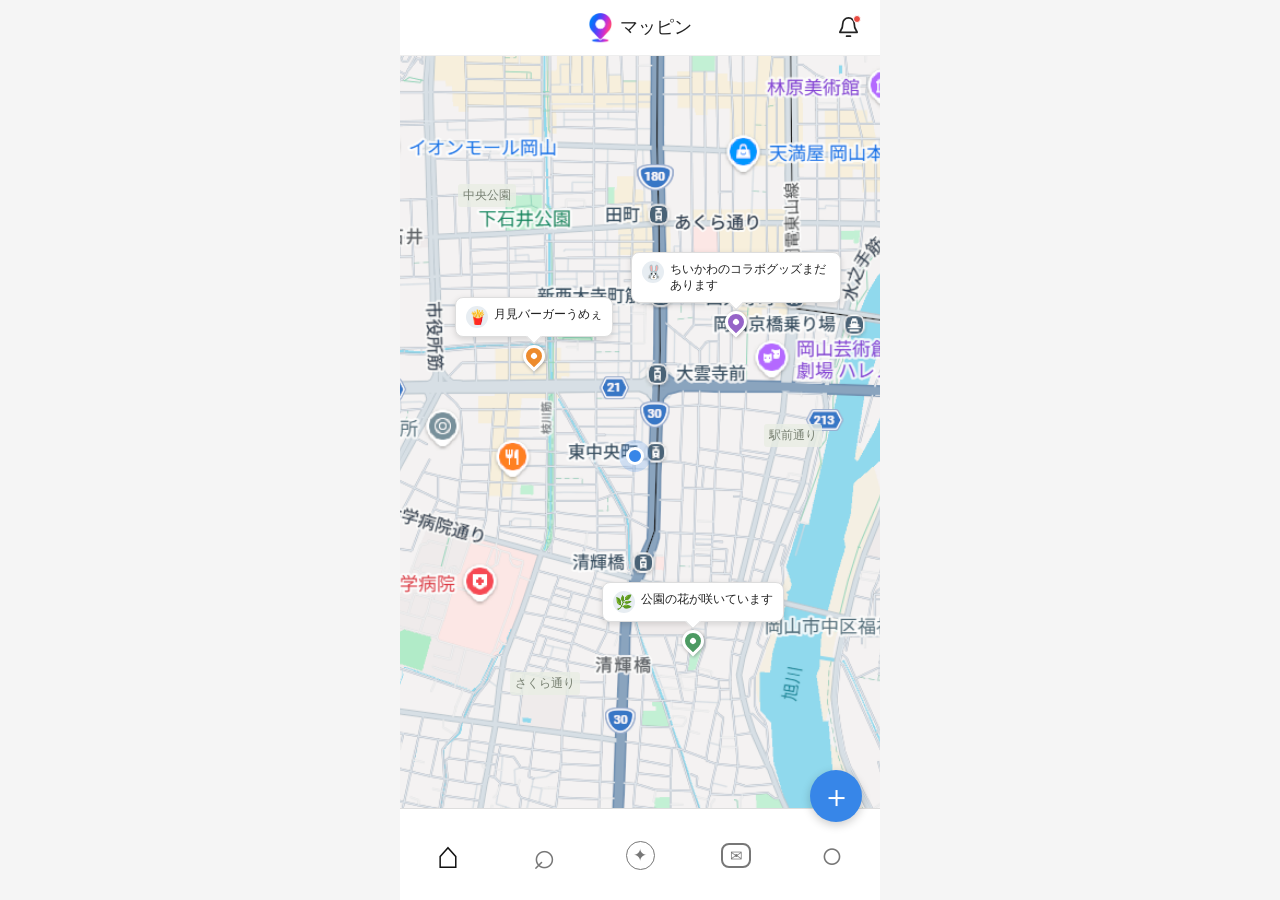
<file: index.html>
<!doctype html>
<html lang="ja">
<head>
  <meta charset="utf-8">
  <meta name="viewport" content="width=device-width, initial-scale=1">
  <meta name="theme-color" content="#ffffff" media="(prefers-color-scheme: light)">
  <meta name="theme-color" content="#121212" media="(prefers-color-scheme: dark)">
  <title>mappin - ホーム</title>
  <link rel="manifest" href="manifest.webmanifest">
  <link rel="apple-touch-icon" href="app-icon-180.png">
  <link rel="stylesheet" href="style.css">
  <script src="pwa.js" defer></script>
  <script src="app.js" defer></script>
  <script src="feed.js" defer></script>
</head>
<body data-page="home">
  <div class="app">
    <header class="app-header">
      <div class="app-brand">
        <img class="app-logo" src="logo.png" alt="">
        <span class="app-brand-name">マッピン</span>
      </div>
      <button class="notification-button" id="notification-button" type="button" aria-label="通知" aria-expanded="false">
        <svg aria-hidden="true" viewBox="0 0 24 24" fill="none" stroke="currentColor" stroke-width="1.8" stroke-linecap="round" stroke-linejoin="round">
          <path d="M18 8a6 6 0 0 0-12 0c0 7-3 7-3 9h18c0-2-3-2-3-9M10 21h4" />
        </svg>
        <span class="notification-dot" aria-hidden="true"></span>
      </button>
      <div class="notification-panel" id="notification-panel" hidden>
        <strong>通知</strong>
        <p><span>♡</span> あなたの投稿にいいねがありました</p>
        <p><span>＋</span> 新しいおすすめ投稿があります</p>
      </div>
    </header>
    <main>
      <div class="map" id="map" role="region" aria-label="投稿ピンと現在地を表示したマップ">
        <span class="map-label" style="left: 12%; top: 17%">中央公園</span>
        <span class="map-label" style="right: 12%; top: 49%">駅前通り</span>
        <span class="map-label" style="left: 23%; bottom: 15%">さくら通り</span>
        <div class="map-post map-post--orange" data-post-id="moon-burger" data-location-id="station" data-area-id="station-district" data-area-name="駅前エリア" data-location-name="駅前エリア" data-place-id="moon-burger-shop" data-place-name="駅前のハンバーガー店" data-category="food" data-author="たべもの好き" data-avatar="🍟" data-icon="🍔" data-photo="🍔" data-likes="10" style="left: 28%; top: 32%">
          <button class="comment-bubble" type="button"><span class="comment-avatar" aria-hidden="true">🍟</span><span>月見バーガーうめぇ</span></button>
          <span class="pin" title="月見バーガーうめぇ"></span>
        </div>
        <div class="map-post map-post--purple" data-post-id="chiikawa-goods" data-location-id="shopping" data-area-id="station-district" data-area-name="駅前エリア" data-location-name="駅前ショッピングエリア" data-category="shopping" data-author="ちいかわ情報局" data-avatar="🐰" data-icon="🛍️" data-photo="🛍️" data-likes="24" style="left: 70%; top: 26%">
          <button class="comment-bubble" type="button"><span class="comment-avatar" aria-hidden="true">🐰</span><span>ちいかわのコラボグッズまだあります</span></button>
          <span class="pin" title="ちいかわのコラボグッズまだあります"></span>
        </div>
        <div class="map-post map-post--green" data-post-id="park-flowers" data-location-id="park" data-area-id="central-park" data-area-name="中央公園" data-location-name="中央公園" data-category="nature" data-author="さんぽ日和" data-avatar="🌿" data-icon="🌸" data-likes="8" style="left: 61%; top: 70%">
          <button class="comment-bubble" type="button"><span class="comment-avatar" aria-hidden="true">🌿</span><span>公園の花が咲いています</span></button>
          <span class="pin" title="公園の花が咲いています"></span>
        </div>
        <span class="pin current" style="left: 47%; top: 52%" title="現在地"></span>
      </div>
    </main>
    <nav aria-label="メインナビゲーション">
      <a href="index.html" aria-label="ホーム" aria-current="page"><span aria-hidden="true">⌂</span></a>
      <a href="inspect.html" aria-label="検査"><span aria-hidden="true">⌕</span></a>
      <a href="ai.html" aria-label="AIと相談"><span class="ai-tab-icon" aria-hidden="true">✦</span></a>
      <a href="dm.html" aria-label="DM"><span class="dm-tab-icon" aria-hidden="true">✉</span></a>
      <a href="account.html" aria-label="アカウント"><span aria-hidden="true">○</span></a>
    </nav>
    <a class="post-float-button" href="post.html" aria-label="投稿を作成">＋</a>
  </div>
  <section class="post-overlay" id="post-overlay" role="dialog" aria-modal="true" aria-label="場所の投稿フィード" hidden>
    <article class="post-feed-dialog">
      <header class="post-feed-header">
        <button class="feed-back-button" id="feed-back" type="button" disabled>＜ 戻る</button>
        <div class="post-feed-heading">
          <strong id="feed-title">このエリアの投稿</strong>
        </div>
        <button class="close-button" id="close-overlay" type="button" aria-label="閉じる">×</button>
      </header>
      <div class="post-feed-scroll" id="feed-scroll">
        <div class="post-feed-list" id="feed-posts"></div>
        <p class="feed-loader" id="feed-loader" aria-live="polite">スクロールして投稿を読み込む</p>
      </div>
    </article>
  </section>
</body>
</html>
</file>
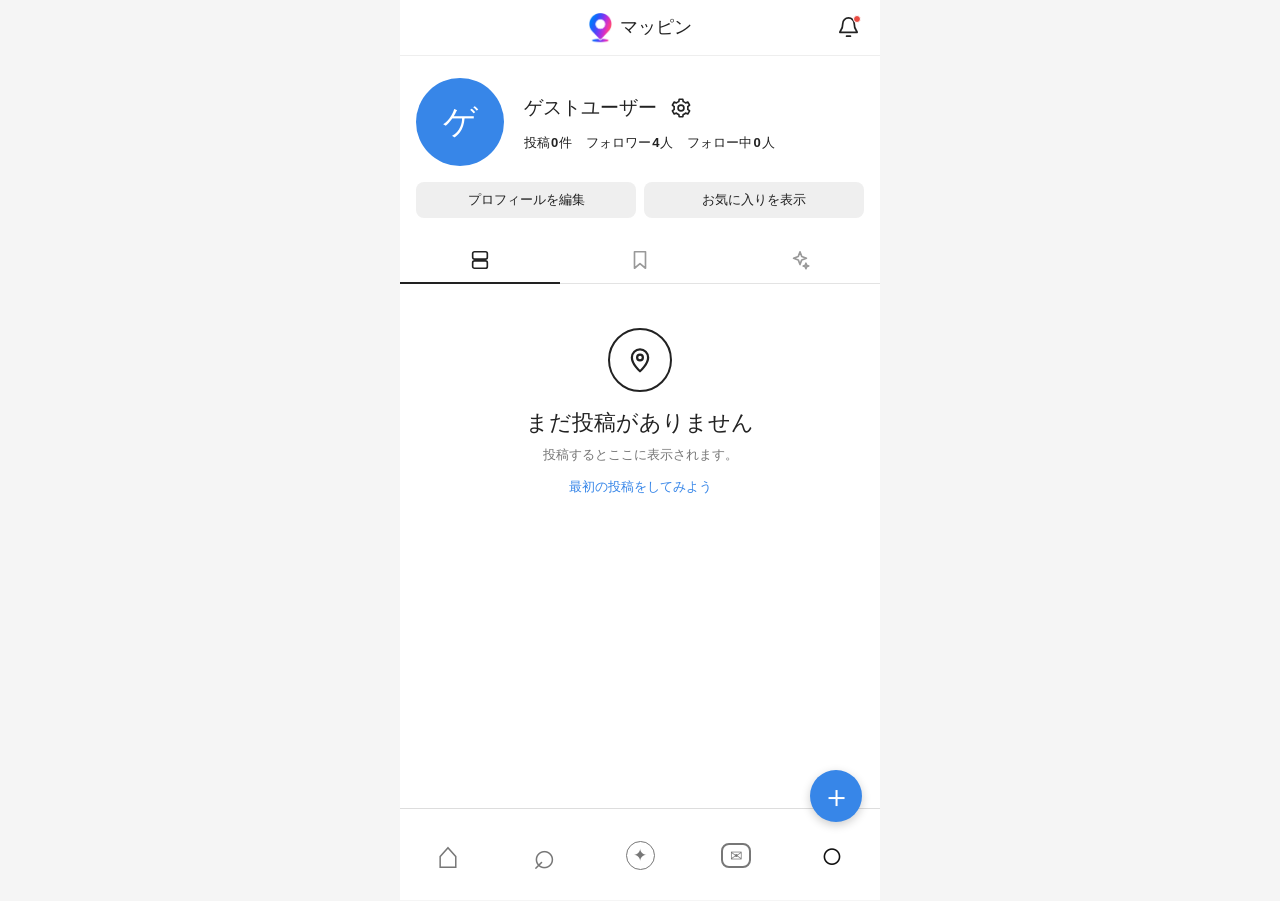
<file: account.html>
<!doctype html>
<html lang="ja">
<head>
  <meta charset="utf-8">
  <meta name="viewport" content="width=device-width, initial-scale=1">
  <meta name="theme-color" content="#ffffff" media="(prefers-color-scheme: light)">
  <meta name="theme-color" content="#121212" media="(prefers-color-scheme: dark)">
  <title>mappin - アカウント</title>
  <link rel="manifest" href="manifest.webmanifest">
  <link rel="apple-touch-icon" href="app-icon-180.png">
  <link rel="stylesheet" href="style.css">
  <script src="pwa.js" defer></script>
  <link rel="stylesheet" href="profile.css">
  <script src="profile.js"></script>
</head>
<body data-page="account">
  <div class="app">
    <header class="app-header">
      <div class="app-brand">
        <img class="app-logo" src="logo.png" alt="">
        <span class="app-brand-name">マッピン</span>
      </div>
      <button class="notification-button" id="notification-button" type="button" aria-label="通知" aria-expanded="false">
        <svg aria-hidden="true" viewBox="0 0 24 24" fill="none" stroke="currentColor" stroke-width="1.8" stroke-linecap="round" stroke-linejoin="round">
          <path d="M18 8a6 6 0 0 0-12 0c0 7-3 7-3 9h18c0-2-3-2-3-9M10 21h4" />
        </svg>
        <span class="notification-dot" aria-hidden="true"></span>
      </button>
      <div class="notification-panel" id="notification-panel" hidden>
        <strong>通知</strong>
        <p><span>♡</span> あなたの投稿にいいねがありました</p>
        <p><span>＋</span> 新しいおすすめ投稿があります</p>
      </div>
    </header>
    <main class="ig-profile">
      <!-- プロフィール（accounts テーブル） -->
      <section class="ig-head" aria-label="プロフィール">
        <div class="ig-avatar-wrap">
          <span id="profileAvatar" class="avatar profile-avatar ig-avatar" aria-hidden="true">A</span>
        </div>
        <div class="ig-info">
          <div class="ig-name-row">
            <h1 id="profileName" class="ig-name">ゲストユーザー</h1>
            <button id="settingsButton" class="ig-icon-button" type="button" aria-label="設定">
              <svg viewBox="0 0 24 24" aria-hidden="true"><circle cx="12" cy="12" r="3.2"/><path d="M19.4 13.5a7.6 7.6 0 0 0 0-3l2-1.6-2-3.4-2.4 1a7.4 7.4 0 0 0-2.6-1.5L14 2.5h-4l-.4 2.5A7.4 7.4 0 0 0 7 6.5l-2.4-1-2 3.4 2 1.6a7.6 7.6 0 0 0 0 3l-2 1.6 2 3.4 2.4-1a7.4 7.4 0 0 0 2.6 1.5l.4 2.5h4l.4-2.5a7.4 7.4 0 0 0 2.6-1.5l2.4 1 2-3.4z"/></svg>
            </button>
          </div>
          <div class="ig-stats">
            <a href="#myPosts">投稿<strong id="postCount">0</strong>件</a>
            <a href="follow.html?tab=followers">フォロワー<strong id="followerCount">0</strong>人</a>
            <a href="follow.html?tab=following">フォロー中<strong id="followingCount">0</strong>人</a>
          </div>
        </div>
      </section>
      <p id="profileBio" class="ig-bio"></p>
      <p id="profileEmail" class="profile-email"></p>

      <div class="ig-actions">
        <a class="button-link" name="btn_edit_profile" href="account_edit.html">プロフィールを編集</a>
        <a class="button-link" href="favorites.html">お気に入りを表示</a>
      </div>

      <!-- タブ：投稿 / お気に入り / AI相談履歴 -->
      <div class="ig-tabs" role="tablist" aria-label="アカウントの表示切り替え">
        <button class="ig-tab" id="tabPosts" name="tab_posts" type="button" role="tab" aria-selected="true" aria-controls="myPosts" aria-label="投稿">
          <svg viewBox="0 0 24 24" aria-hidden="true"><rect x="4" y="3" width="16" height="8" rx="2"/><rect x="4" y="13" width="16" height="8" rx="2"/></svg>
        </button>
        <a class="ig-tab" name="tab_favorites" href="favorites.html" role="tab" aria-selected="false" aria-label="お気に入り">
          <svg viewBox="0 0 24 24" aria-hidden="true"><path d="M6 3h12v18l-6-5-6 5z"/></svg>
        </a>
        <button class="ig-tab" id="tabAi" name="tab_ai_logs" type="button" role="tab" aria-selected="false" aria-controls="aiLogs" aria-label="AI相談履歴">
          <svg viewBox="0 0 24 24" aria-hidden="true"><path d="M12 3l1.9 5.1L19 10l-5.1 1.9L12 17l-1.9-5.1L5 10l5.1-1.9zM18.5 15.5l.8 2.2 2.2.8-2.2.8-.8 2.2-.8-2.2-2.2-.8 2.2-.8z"/></svg>
        </button>
      </div>
      <section id="myPosts" role="tabpanel" aria-labelledby="tabPosts">
        <div id="postGrid" class="post-feed-list my-post-list"></div>
      </section>
      <section id="aiLogs" role="tabpanel" aria-labelledby="tabAi" hidden>
        <div class="ig-empty">
          <span class="ig-empty-icon" aria-hidden="true"><svg viewBox="0 0 24 24"><path d="M12 3l1.9 5.1L19 10l-5.1 1.9L12 17l-1.9-5.1L5 10l5.1-1.9z"/></svg></span>
          <h2>AIに相談してみよう</h2>
          <p>相談した内容はここに表示されます。</p>
          <a href="ai.html">AIに相談する</a>
        </div>
      </section>
    </main>
    <!-- 設定メニュー（歯車ボタン） -->
    <div id="settingsSheet" class="confirm-overlay ig-sheet-overlay" role="presentation">
      <div class="ig-sheet" role="dialog" aria-modal="true" aria-label="設定">
        <a href="account_edit.html">プロフィールを編集</a>
        <a href="favorites.html">お気に入り</a>
        <a href="follow.html?tab=following">フォロー・フォロワー</a>
        <button id="logoutButton" class="ig-sheet-danger" type="button">ログアウト</button>
        <button id="closeSettings" type="button">キャンセル</button>
      </div>
    </div>
    <div id="logoutConfirm" class="confirm-overlay" role="presentation">
      <div class="confirm-dialog" role="dialog" aria-modal="true" aria-labelledby="confirmTitle">
        <h2 id="confirmTitle">本当にログアウトしますか？</h2>
        <div class="confirm-actions">
          <button id="cancelLogout" class="confirm-no" type="button">いいえ</button>
          <button id="confirmLogout" class="confirm-yes" type="button">はい</button>
        </div>
      </div>
    </div>
    <div id="profileToast" class="profile-toast" role="status" aria-live="polite"></div>
    <nav aria-label="メインナビゲーション">
      <a href="index.html" aria-label="ホーム"><span aria-hidden="true">⌂</span></a>
      <a href="inspect.html" aria-label="検査"><span aria-hidden="true">⌕</span></a>
      <a href="ai.html" aria-label="AIと相談"><span class="ai-tab-icon" aria-hidden="true">✦</span></a>
      <a href="dm.html" aria-label="DM"><span class="dm-tab-icon" aria-hidden="true">✉</span></a>
      <a href="account.html" aria-label="アカウント" aria-current="page"><span aria-hidden="true">○</span></a>
    </nav>
    <a class="post-float-button" href="post.html" aria-label="投稿を作成">＋</a>
  </div>
  <script>
    // プロフィールを表示
    const profile = readProfile();
    const profileAvatar = document.querySelector('#profileAvatar');
    if (profile.icon) {
      profileAvatar.replaceChildren(createAvatar(profile.icon, '').firstChild);
    } else {
      profileAvatar.textContent = [...profile.name][0] || 'A';
    }
    document.querySelector('#profileName').textContent = profile.name;
    document.querySelector('#profileEmail').textContent = profile.email;
    document.querySelector('#profileBio').textContent = profile.profileText;

    // 自分の投稿をインスタのように3列で並べる
    const myPosts = readMyPosts();
    document.querySelector('#postCount').textContent = myPosts.length;
    document.querySelector('#followingCount').textContent = readFollowingList().length;
    document.querySelector('#followerCount').textContent = sampleFollowers.length;

    // 自分の投稿を、マップの投稿カードと同じ形で新しい順に並べる
    const postGrid = document.querySelector('#postGrid');
    const engagement = readEngagementMap();
    if (myPosts.length === 0) {
      postGrid.outerHTML = '<div class="ig-empty"><span class="ig-empty-icon" aria-hidden="true"><svg viewBox="0 0 24 24"><path d="M12 21s-6.5-5.6-6.5-11a6.5 6.5 0 0 1 13 0c0 5.4-6.5 11-6.5 11z"/><circle cx="12" cy="10" r="2.3"/></svg></span><h2>まだ投稿がありません</h2><p>投稿するとここに表示されます。</p><a href="post.html">最初の投稿をしてみよう</a></div>';
    } else {
      [...myPosts].sort((a, b) => Number(b.createdAt || 0) - Number(a.createdAt || 0)).forEach((post) => {
        const item = document.createElement('article');
        item.className = 'feed-post';

        const header = document.createElement('div');
        header.className = 'feed-post-header';
        const identity = document.createElement('div');
        identity.className = 'feed-post-identity';
        const author = document.createElement('strong');
        author.textContent = profile.name;
        const place = document.createElement('span');
        place.textContent = post.locationEnabled ? (post.locationName || '現在地周辺') : '位置情報なし';
        identity.append(author, place);
        const edit = document.createElement('a');
        edit.className = 'feed-follow my-post-edit';
        edit.href = `post_edit.html?id=${encodeURIComponent(post.id)}`;
        edit.textContent = '編集';
        header.append(createAvatar(profile.icon || [...profile.name][0]), identity, edit);

        const text = document.createElement('p');
        text.className = 'feed-post-text';
        text.textContent = post.text;
        item.append(header, text);

        if (post.photo) {
          const photo = document.createElement('div');
          photo.className = 'feed-post-photo';
          photo.setAttribute('role', 'img');
          photo.setAttribute('aria-label', '投稿写真');
          if (post.photo.startsWith('data:')) {
            const img = document.createElement('img');
            img.src = post.photo;
            img.alt = '';
            photo.append(img);
          } else {
            photo.textContent = post.photo;
          }
          item.append(photo);
        }

        const state = engagement[post.id] || {};
        const actions = document.createElement('div');
        actions.className = 'feed-post-actions';
        actions.style.borderBottom = '0';
        actions.innerHTML = `
          <button type="button" aria-label="コメント" disabled><span aria-hidden="true">▢</span><span>${(post.comments || []).length}</span></button>
          <button type="button" aria-label="いいね" disabled><span aria-hidden="true">♡</span><span>${Number(post.likes || 0) + (state.liked ? 1 : 0)}</span></button>
          <button type="button" aria-label="保存" class="${state.bookmarked ? 'is-active' : ''}" data-feed-action="bookmark" disabled><span aria-hidden="true">♧</span></button>
          <time>${profileTime(post.createdAt)}${post.editedAt ? '（編集済み）' : ''}</time>`;
        item.append(actions);
        postGrid.append(item);
      });
    }

    // タブ切り替え（お気に入りは別画面へ移動する）
    const tabs = { tabPosts: document.querySelector('#myPosts'), tabAi: document.querySelector('#aiLogs') };
    Object.keys(tabs).forEach((id) => {
      document.querySelector(`#${id}`).addEventListener('click', () => {
        Object.entries(tabs).forEach(([tabId, panel]) => {
          const selected = tabId === id;
          document.querySelector(`#${tabId}`).setAttribute('aria-selected', String(selected));
          panel.hidden = !selected;
        });
      });
    });

    showPendingToast();

    // ログアウト確認
    const logoutButton = document.querySelector('#logoutButton');
    const logoutConfirm = document.querySelector('#logoutConfirm');
    const cancelLogout = document.querySelector('#cancelLogout');
    const confirmLogout = document.querySelector('#confirmLogout');

    const settingsSheet = document.querySelector('#settingsSheet');
    document.querySelector('#settingsButton').addEventListener('click', () => settingsSheet.classList.add('visible'));
    document.querySelector('#closeSettings').addEventListener('click', () => settingsSheet.classList.remove('visible'));
    settingsSheet.addEventListener('click', (event) => {
      if (event.target === settingsSheet) settingsSheet.classList.remove('visible');
    });

    logoutButton.addEventListener('click', () => {
      settingsSheet.classList.remove('visible');
      logoutConfirm.classList.add('visible');
      confirmLogout.focus();
    });

    cancelLogout.addEventListener('click', () => {
      logoutConfirm.classList.remove('visible');
      logoutButton.focus();
    });

    confirmLogout.addEventListener('click', () => {
      logoutConfirm.classList.remove('visible');
      logoutButton.textContent = 'ログアウトしています...';
      setTimeout(() => { window.location.href = 'logout.html'; }, 500);
    });
  </script>
</body>
</html>
</file>
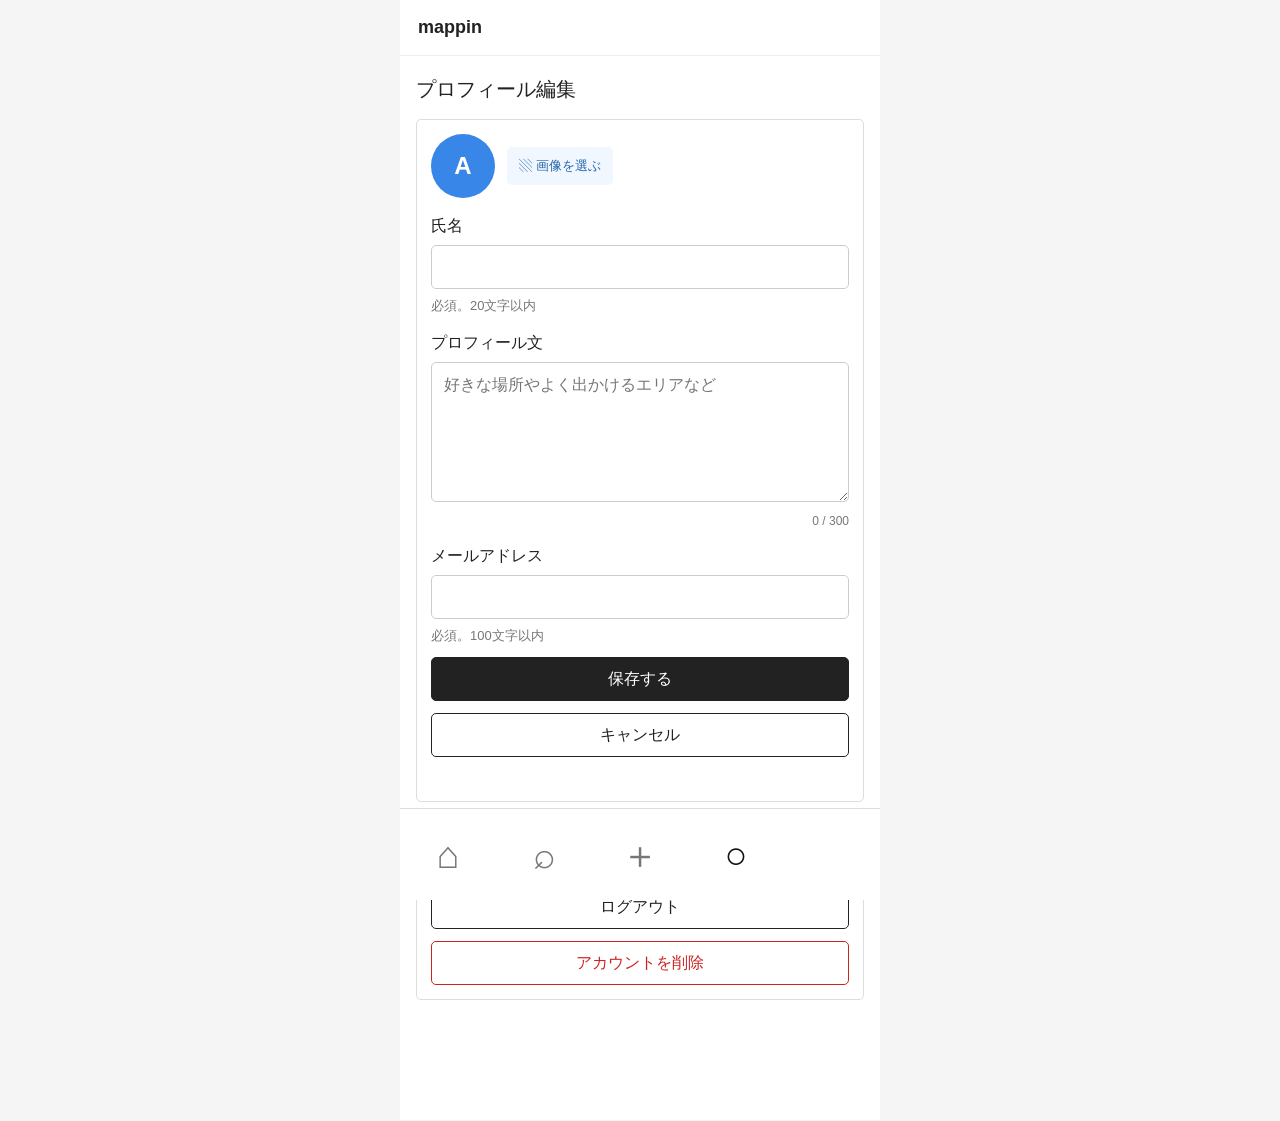
<file: account_edit.html>
<!doctype html>
<html lang="ja">
<head>
  <meta charset="utf-8">
  <meta name="viewport" content="width=device-width, initial-scale=1">
  <title>mappin - プロフィール編集</title>
  <link rel="stylesheet" href="style.css">
  <style>
    /* post.html と同じ見た目の部品（style.css は変更しない） */
    .profile-row { display: flex; gap: 12px; align-items: center; }
    .avatar { display: grid; flex: 0 0 64px; width: 64px; height: 64px; place-items: center; overflow: hidden; border-radius: 50%; color: #fff; background: #3786e8; font-size: 24px; font-weight: 700; }
    .avatar img { width: 100%; height: 100%; object-fit: cover; }
    .tool-button { display: inline-flex; align-items: center; min-height: 38px; padding: 0 12px; border: 0; border-radius: 5px; color: #2868ae; background: #f1f7ff; font-size: 13px; cursor: pointer; }
    .tool-button input { display: none; }
    .text-input { width: 100%; min-height: 44px; padding: 0 12px; border: 1px solid #ccc; border-radius: 5px; font: inherit; }
    .counter { margin: 4px 0 0; color: #777; font-size: 12px; text-align: right; }
    .counter.warning { color: #b66a00; }
    .danger { border-color: #c22; color: #c22; }
    .toast { min-height: 20px; margin: 10px 0 0; color: #38804a; font-size: 13px; }
  </style>
</head>
<body data-page="account">
  <div class="app">
    <header>mappin</header>
    <main>
      <h1 class="page-title">プロフィール編集</h1>

      <form class="card" id="profileForm" aria-label="プロフィール編集フォーム">
        <!-- アイコン（accounts.icon） -->
        <div class="profile-row">
          <div class="avatar" id="avatar" aria-hidden="true">A</div>
          <label class="tool-button">
            ▧ 画像を選ぶ
            <input id="iconInput" name="icon" type="file" accept="image/*">
          </label>
        </div>

        <!-- 氏名（accounts.name / varchar 20 / 必須） -->
        <label class="field-label" for="name">氏名</label>
        <input class="text-input" id="name" name="name" type="text" maxlength="20" required>
        <p class="muted">必須。20文字以内</p>

        <!-- プロフィール文（accounts.profile_text / text 300） -->
        <label class="field-label" for="profileText">プロフィール文</label>
        <textarea id="profileText" name="profile_text" maxlength="300" placeholder="好きな場所やよく出かけるエリアなど"></textarea>
        <p class="counter" id="counter">0 / 300</p>

        <!-- メールアドレス（accounts.email / varchar 100 / 必須） -->
        <label class="field-label" for="email">メールアドレス</label>
        <input class="text-input" id="email" name="email" type="email" maxlength="100" required>
        <p class="muted">必須。100文字以内</p>

        <button class="primary wide" type="submit">保存する</button>
        <a class="secondary wide button-link" href="account.html">キャンセル</a>
        <div class="toast" id="toast" role="status" aria-live="polite"></div>
      </form>

      <div class="card">
        <a class="secondary wide button-link" href="#" style="margin-top: 0">パスワードを変更</a>
        <a class="secondary wide button-link" href="#">ログアウト</a>
        <a class="secondary wide button-link danger" href="#">アカウントを削除</a>
      </div>
    </main>
    <nav aria-label="メインナビゲーション">
      <a href="index.html" aria-label="ホーム"><span aria-hidden="true">⌂</span></a>
      <a href="inspect.html" aria-label="検査"><span aria-hidden="true">⌕</span></a>
      <a href="post.html" aria-label="投稿"><span aria-hidden="true">＋</span></a>
      <a href="account.html" aria-label="アカウント" aria-current="page"><span aria-hidden="true">○</span></a>
    </nav>
  </div>

  <script>
    const profileKey = 'mappin-profile';
    const form = document.querySelector('#profileForm');
    const nameInput = document.querySelector('#name');
    const emailInput = document.querySelector('#email');
    const textInput = document.querySelector('#profileText');
    const counter = document.querySelector('#counter');
    const avatar = document.querySelector('#avatar');
    let icon = '';

    function showIcon(src) {
      const img = document.createElement('img');
      img.src = src;
      img.alt = '';
      avatar.replaceChildren(img);
    }

    function updateCounter() {
      const length = [...textInput.value].length;
      counter.textContent = `${length} / 300`;
      counter.className = `counter${length > 270 ? ' warning' : ''}`;
    }

    // 保存済みの内容を入力欄に入れる
    const saved = JSON.parse(localStorage.getItem(profileKey) || 'null');
    if (saved) {
      nameInput.value = saved.name || '';
      emailInput.value = saved.email || '';
      textInput.value = saved.profile_text || '';
      if (saved.icon) { icon = saved.icon; showIcon(icon); }
    }
    updateCounter();
    textInput.addEventListener('input', updateCounter);

    // 選んだアイコン画像をその場で表示
    document.querySelector('#iconInput').addEventListener('change', (event) => {
      const file = event.target.files[0];
      if (!file) return;
      const reader = new FileReader();
      reader.onload = () => { icon = reader.result; showIcon(icon); };
      reader.readAsDataURL(file);
    });

    // 保存してアカウント画面に戻る
    form.addEventListener('submit', (event) => {
      event.preventDefault();
      if (!form.reportValidity()) return;
      localStorage.setItem(profileKey, JSON.stringify({
        name: nameInput.value.trim(),
        email: emailInput.value.trim(),
        profile_text: textInput.value,
        icon
      }));
      document.querySelector('#toast').textContent = '保存しました';
      setTimeout(() => { window.location.href = 'account.html'; }, 600);
    });
  </script>
</body>
</html>
</file>
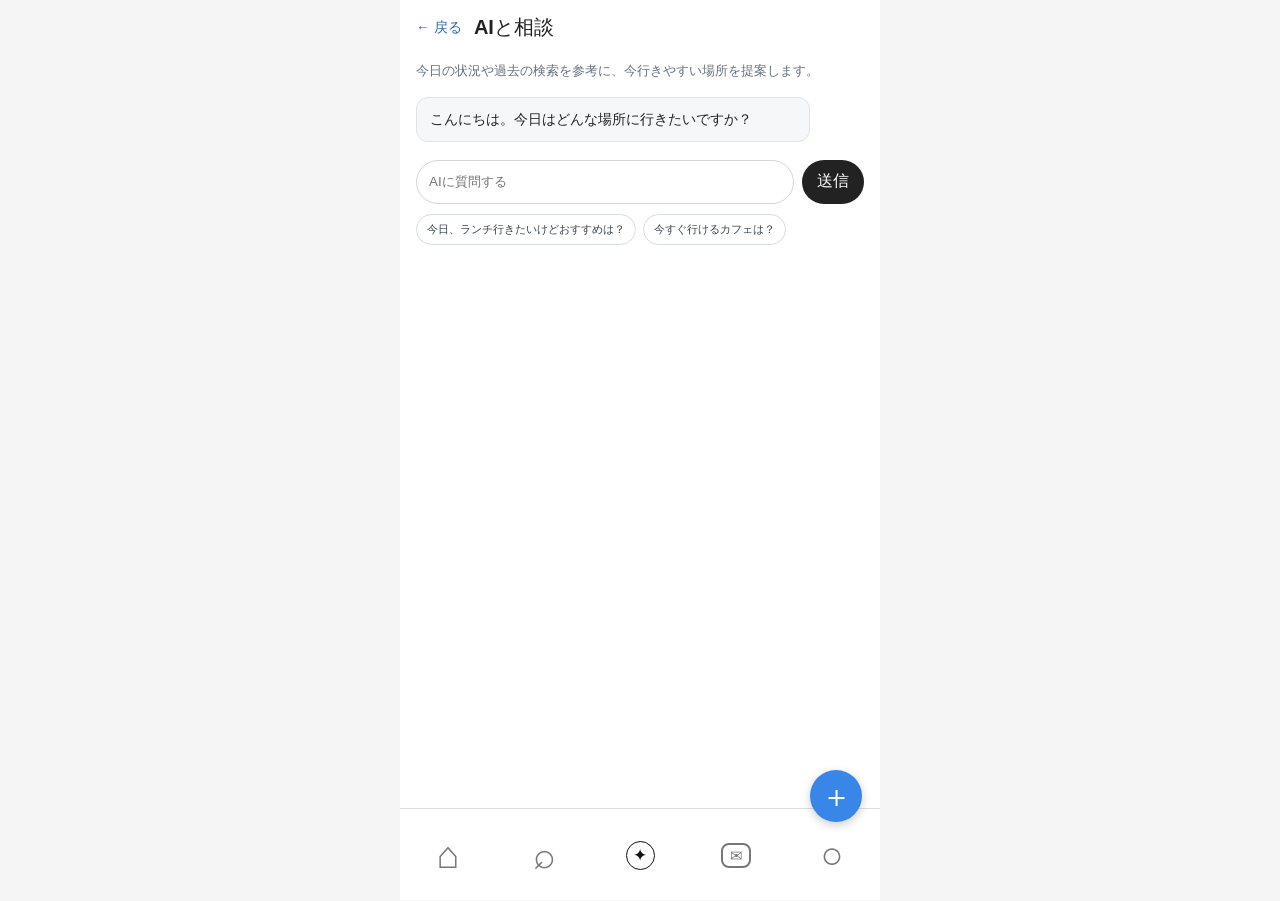
<file: ai.html>
<!doctype html>
<html lang="ja">
<head>
  <meta charset="utf-8">
  <meta name="viewport" content="width=device-width, initial-scale=1">
  <title>mappin - AIと相談</title>
  <link rel="stylesheet" href="style.css">
  <style>
    .ai-main { padding: 14px 16px 24px; }
    .ai-header { display: flex; align-items: center; gap: 12px; margin-bottom: 20px; }
    .back-link { color: #2868ae; font-size: 14px; text-decoration: none; }
    .ai-header h1 { margin: 0; font-size: 20px; }
    .chat-intro { margin: 0 0 16px; color: #68717c; font-size: 13px; line-height: 1.5; }
    .chat-message { max-width: 88%; margin-bottom: 12px; padding: 11px 13px; border-radius: 12px; font-size: 14px; line-height: 1.5; }
    .chat-message--ai { border: 1px solid #e0e3e7; background: #f5f7f9; }
    .chat-message--user { margin-left: auto; color: #fff; background: #3786e8; }
    .question-form { display: flex; gap: 8px; margin-top: 18px; }
    .question-input { flex: 1; min-width: 0; min-height: 44px; padding: 0 12px; border: 1px solid #d2d6da; border-radius: 22px; outline: 0; }
    .question-input:focus { border-color: #3786e8; box-shadow: 0 0 0 3px #3786e822; }
    .question-submit { width: 62px; border: 0; border-radius: 22px; color: #fff; background: #222; font-weight: 700; }
    .quick-questions { display: flex; flex-wrap: wrap; gap: 7px; margin-top: 10px; }
    .quick-question { padding: 7px 10px; border: 1px solid #d7dce2; border-radius: 16px; color: #39434d; background: #fff; font-size: 11px; }
    .answer { display: none; margin-top: 16px; }
    .answer.visible { display: block; }
    .answer h2 { margin: 0 0 8px; font-size: 16px; }
    .place-card { overflow: hidden; border: 1px solid #d9e0e7; border-radius: 10px; background: #fff; }
    .place-map { position: relative; height: 150px; border-bottom: 1px solid #d9e0e7; background-color: #e8efe5; background-image: linear-gradient(28deg, transparent 46%, #fff 47%, #fff 52%, transparent 53%), linear-gradient(110deg, transparent 43%, #d2dfcc 44%, #d2dfcc 49%, transparent 50%), linear-gradient(0deg, transparent 65%, #d2dfcc 66%, #d2dfcc 72%, transparent 73%); background-size: 150px 120px, 180px 140px, 100% 100%; cursor: pointer; }
    .place-map::before { content: ""; position: absolute; left: 54%; top: 40%; width: 24px; height: 24px; border: 3px solid #fff; border-radius: 50% 50% 50% 0; background: #e94b42; box-shadow: 0 1px 4px #0005; transform: rotate(-45deg); }
    .place-map::after { content: "地図をタップしてナビ開始"; position: absolute; right: 10px; bottom: 10px; padding: 5px 8px; border-radius: 5px; color: #fff; background: #222c; font-size: 11px; }
    .place-info { padding: 12px; }
    .place-info h3 { margin: 0; font-size: 16px; }
    .place-info p { margin: 6px 0 0; color: #505b66; font-size: 13px; line-height: 1.5; }
    .wait-time { color: #27723a; font-weight: 700; }
    .navigation-status { display: none; margin-top: 10px; padding: 10px; border-radius: 6px; color: #27723a; background: #f1fbf3; font-size: 13px; font-weight: 700; }
    .navigation-status.visible { display: block; }
  </style>
</head>
<body>
  <div class="app">
    <main class="ai-main">
      <div class="ai-header">
        <a class="back-link" href="inspect.html">← 戻る</a>
        <h1>AIと相談</h1>
      </div>
      <p class="chat-intro">今日の状況や過去の検索を参考に、今行きやすい場所を提案します。</p>
      <div class="chat-message chat-message--ai">こんにちは。今日はどんな場所に行きたいですか？</div>
      <div id="userMessage" class="chat-message chat-message--user" hidden></div>
      <div id="answer" class="answer" aria-live="polite">
        <h2>今日ならここがおすすめです</h2>
        <article class="place-card">
          <div id="placeMap" class="place-map" role="button" tabindex="0" aria-label="月見食堂の地図。タップしてナビを開始"></div>
          <div class="place-info">
            <h3>月見食堂 駅前店</h3>
            <p>いつもは2時間待ちですが、今は<span class="wait-time">30分待ち</span>です。ランチにちょうどよさそうです。</p>
          </div>
        </article>
        <div id="navigationStatus" class="navigation-status">ナビを開始しました。月見食堂 駅前店まで案内します。</div>
      </div>
      <form id="questionForm" class="question-form">
        <input id="questionInput" class="question-input" type="text" placeholder="AIに質問する" autocomplete="off">
        <button class="question-submit" type="submit">送信</button>
      </form>
      <div class="quick-questions">
        <button class="quick-question" type="button">今日、ランチ行きたいけどおすすめは？</button>
        <button class="quick-question" type="button">今すぐ行けるカフェは？</button>
      </div>
    </main>
    <nav aria-label="メインナビゲーション">
      <a href="index.html" aria-label="ホーム"><span aria-hidden="true">⌂</span></a>
      <a href="inspect.html" aria-label="検査"><span aria-hidden="true">⌕</span></a>
      <a href="ai.html" aria-label="AIと相談" aria-current="page"><span class="ai-tab-icon" aria-hidden="true">✦</span></a>
      <a href="dm.html" aria-label="DM"><span class="dm-tab-icon" aria-hidden="true">✉</span></a>
      <a href="account.html" aria-label="アカウント"><span aria-hidden="true">○</span></a>
    </nav>
    <a class="post-float-button" href="post.html" aria-label="投稿を作成">＋</a>
  </div>
  <script>
    const questionForm = document.querySelector('#questionForm');
    const questionInput = document.querySelector('#questionInput');
    const userMessage = document.querySelector('#userMessage');
    const answer = document.querySelector('#answer');
    const navigationStatus = document.querySelector('#navigationStatus');

    function askQuestion(question) {
      if (!question.trim()) return;
      userMessage.textContent = question;
      userMessage.hidden = false;
      answer.classList.add('visible');
      questionInput.value = '';
    }

    questionForm.addEventListener('submit', (event) => {
      event.preventDefault();
      askQuestion(questionInput.value);
    });
    document.querySelectorAll('.quick-question').forEach((button) => {
      button.addEventListener('click', () => askQuestion(button.textContent));
    });
    document.querySelector('#placeMap').addEventListener('click', () => navigationStatus.classList.add('visible'));
    document.querySelector('#placeMap').addEventListener('keydown', (event) => {
      if (event.key === 'Enter' || event.key === ' ') navigationStatus.classList.add('visible');
    });
  </script>
</body>
</html>
</file>
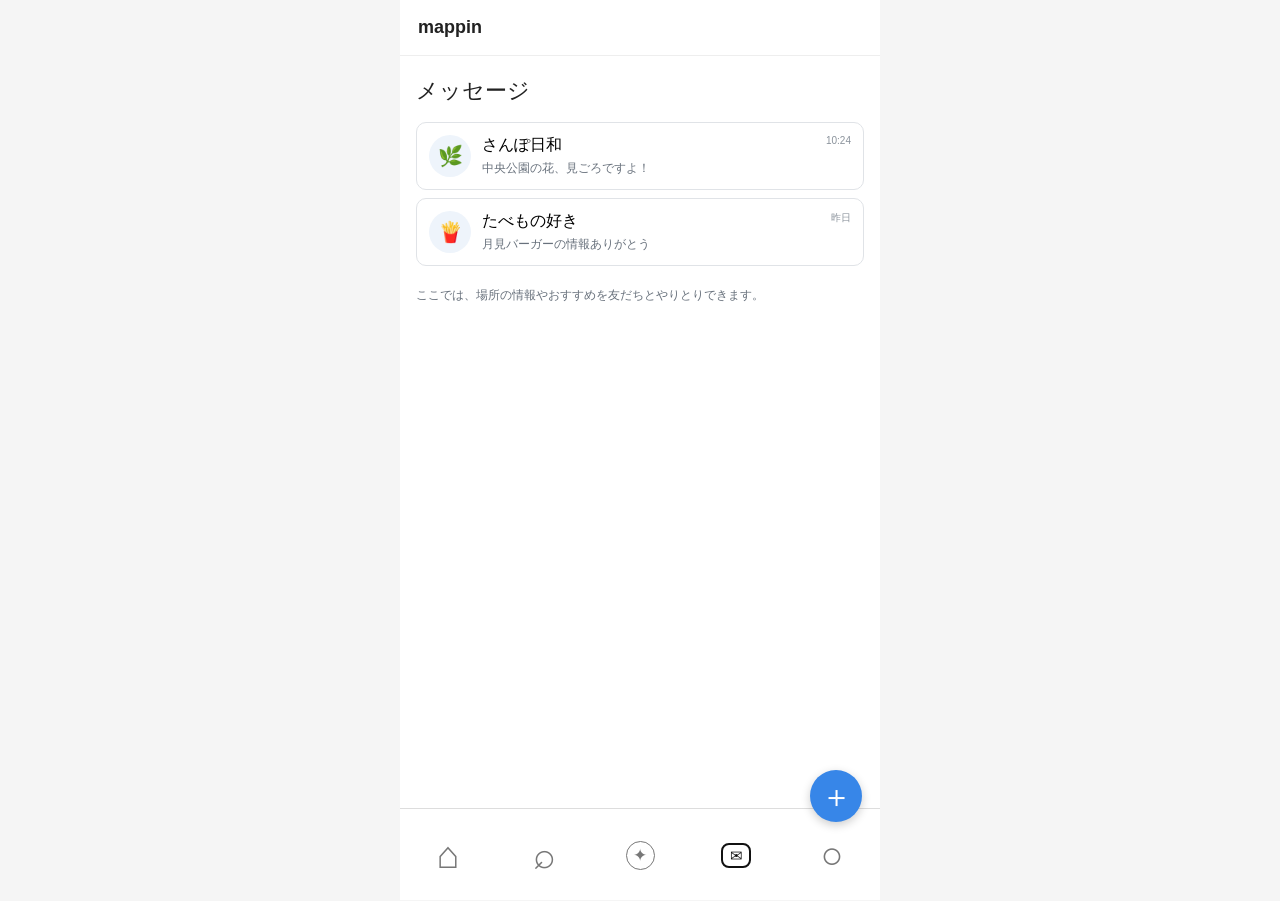
<file: dm.html>
<!doctype html>
<html lang="ja">
<head>
  <meta charset="utf-8">
  <meta name="viewport" content="width=device-width, initial-scale=1">
  <title>mappin - DM</title>
  <link rel="stylesheet" href="style.css">
  <style>
    .dm-main { padding: 16px; }
    .dm-heading { margin: 4px 0 16px; font-size: 22px; }
    .dm-list { display: grid; gap: 8px; }
    .dm-conversation { display: flex; align-items: center; gap: 11px; width: 100%; padding: 12px; border: 1px solid #e0e3e7; border-radius: 10px; background: #fff; text-align: left; }
    .dm-avatar { display: grid; flex: 0 0 42px; width: 42px; height: 42px; place-items: center; border-radius: 50%; background: #eef4fb; font-size: 20px; }
    .dm-copy { min-width: 0; flex: 1; }
    .dm-copy strong, .dm-copy span { display: block; overflow: hidden; text-overflow: ellipsis; white-space: nowrap; }
    .dm-copy span { margin-top: 4px; color: #68717c; font-size: 12px; }
    .dm-time { align-self: flex-start; color: #8a929b; font-size: 10px; }
    .dm-note { margin: 20px 0 0; color: #68717c; font-size: 12px; line-height: 1.5; }
    .chat-view { display: none; }
    .chat-view.visible { display: block; }
    .chat-header { display: flex; align-items: center; gap: 10px; margin: 4px 0 16px; }
    .chat-back { padding: 5px 0; border: 0; color: #2868ae; background: transparent; font-size: 14px; }
    .chat-person { display: flex; align-items: center; gap: 8px; font-weight: 700; }
    .chat-person .dm-avatar { width: 34px; height: 34px; font-size: 17px; }
    .chat-messages { display: grid; gap: 9px; min-height: 300px; padding: 12px 0; }
    .chat-bubble { max-width: 78%; padding: 9px 12px; border-radius: 14px; color: #30363d; background: #eef1f4; font-size: 13px; line-height: 1.45; }
    .chat-bubble.mine { margin-left: auto; color: #fff; background: #3786e8; }
    .chat-form { display: flex; gap: 8px; margin-top: 12px; }
    .chat-input { min-width: 0; flex: 1; min-height: 42px; padding: 0 12px; border: 1px solid #d2d6da; border-radius: 21px; }
    .chat-send { min-width: 56px; border: 0; border-radius: 21px; color: #fff; background: #222; font-weight: 700; }
  </style>
</head>
<body data-page="dm">
  <div class="app">
    <header>mappin</header>
    <main class="dm-main">
      <section id="dmListView">
        <h1 class="dm-heading">メッセージ</h1>
        <div class="dm-list">
          <button class="dm-conversation" type="button" data-person="さんぽ日和" data-avatar="🌿" data-message="中央公園の花、見ごろですよ！">
            <span class="dm-avatar" aria-hidden="true">🌿</span>
            <span class="dm-copy"><strong>さんぽ日和</strong><span>中央公園の花、見ごろですよ！</span></span>
            <span class="dm-time">10:24</span>
          </button>
          <button class="dm-conversation" type="button" data-person="たべもの好き" data-avatar="🍟" data-message="月見バーガーの情報ありがとう">
            <span class="dm-avatar" aria-hidden="true">🍟</span>
            <span class="dm-copy"><strong>たべもの好き</strong><span>月見バーガーの情報ありがとう</span></span>
            <span class="dm-time">昨日</span>
          </button>
        </div>
        <p class="dm-note">ここでは、場所の情報やおすすめを友だちとやりとりできます。</p>
      </section>
      <section id="chatView" class="chat-view" aria-live="polite">
        <div class="chat-header">
          <button id="chatBack" class="chat-back" type="button">‹ 戻る</button>
          <div class="chat-person"><span id="chatAvatar" class="dm-avatar" aria-hidden="true"></span><span id="chatPerson"></span></div>
        </div>
        <div id="chatMessages" class="chat-messages"></div>
        <form id="chatForm" class="chat-form">
          <input id="chatInput" class="chat-input" type="text" placeholder="メッセージを入力" autocomplete="off">
          <button class="chat-send" type="submit">送信</button>
        </form>
      </section>
    </main>
    <nav aria-label="メインナビゲーション">
      <a href="index.html" aria-label="ホーム"><span aria-hidden="true">⌂</span></a>
      <a href="inspect.html" aria-label="検査"><span aria-hidden="true">⌕</span></a>
      <a href="ai.html" aria-label="AIと相談"><span class="ai-tab-icon" aria-hidden="true">✦</span></a>
      <a href="dm.html" aria-label="DM" aria-current="page"><span class="dm-tab-icon" aria-hidden="true">✉</span></a>
      <a href="account.html" aria-label="アカウント"><span aria-hidden="true">○</span></a>
    </nav>
    <a class="post-float-button" href="post.html" aria-label="投稿を作成">＋</a>
  </div>
  <script>
    const dmListView = document.querySelector('#dmListView');
    const chatView = document.querySelector('#chatView');
    const chatPerson = document.querySelector('#chatPerson');
    const chatAvatar = document.querySelector('#chatAvatar');
    const chatMessages = document.querySelector('#chatMessages');
    const chatForm = document.querySelector('#chatForm');
    const chatInput = document.querySelector('#chatInput');

    function addChatMessage(text, mine = false) {
      const message = document.createElement('div');
      message.className = `chat-bubble${mine ? ' mine' : ''}`;
      message.textContent = text;
      chatMessages.append(message);
    }

    function openChat(person, avatar, latestMessage) {
      chatPerson.textContent = person;
      chatAvatar.textContent = avatar;
      chatMessages.replaceChildren();
      addChatMessage(latestMessage);
      addChatMessage('こちらこそ、ありがとうございます！', true);
      dmListView.hidden = true;
      chatView.classList.add('visible');
      chatInput.focus();
    }

    document.querySelectorAll('.dm-conversation').forEach((conversation) => {
      conversation.addEventListener('click', () => openChat(
        conversation.dataset.person,
        conversation.dataset.avatar,
        conversation.dataset.message
      ));
    });

    document.querySelector('#chatBack').addEventListener('click', () => {
      chatView.classList.remove('visible');
      dmListView.hidden = false;
    });

    chatForm.addEventListener('submit', (event) => {
      event.preventDefault();
      const text = chatInput.value.trim();
      if (!text) return;
      addChatMessage(text, true);
      chatInput.value = '';
      chatMessages.scrollTop = chatMessages.scrollHeight;
    });

    const params = new URLSearchParams(location.search);
    const person = params.get('person');
    if (person) openChat(person, params.get('avatar') || '🙂', 'プロフィールからメッセージを送れます。');
  </script>
</body>
</html>
</file>
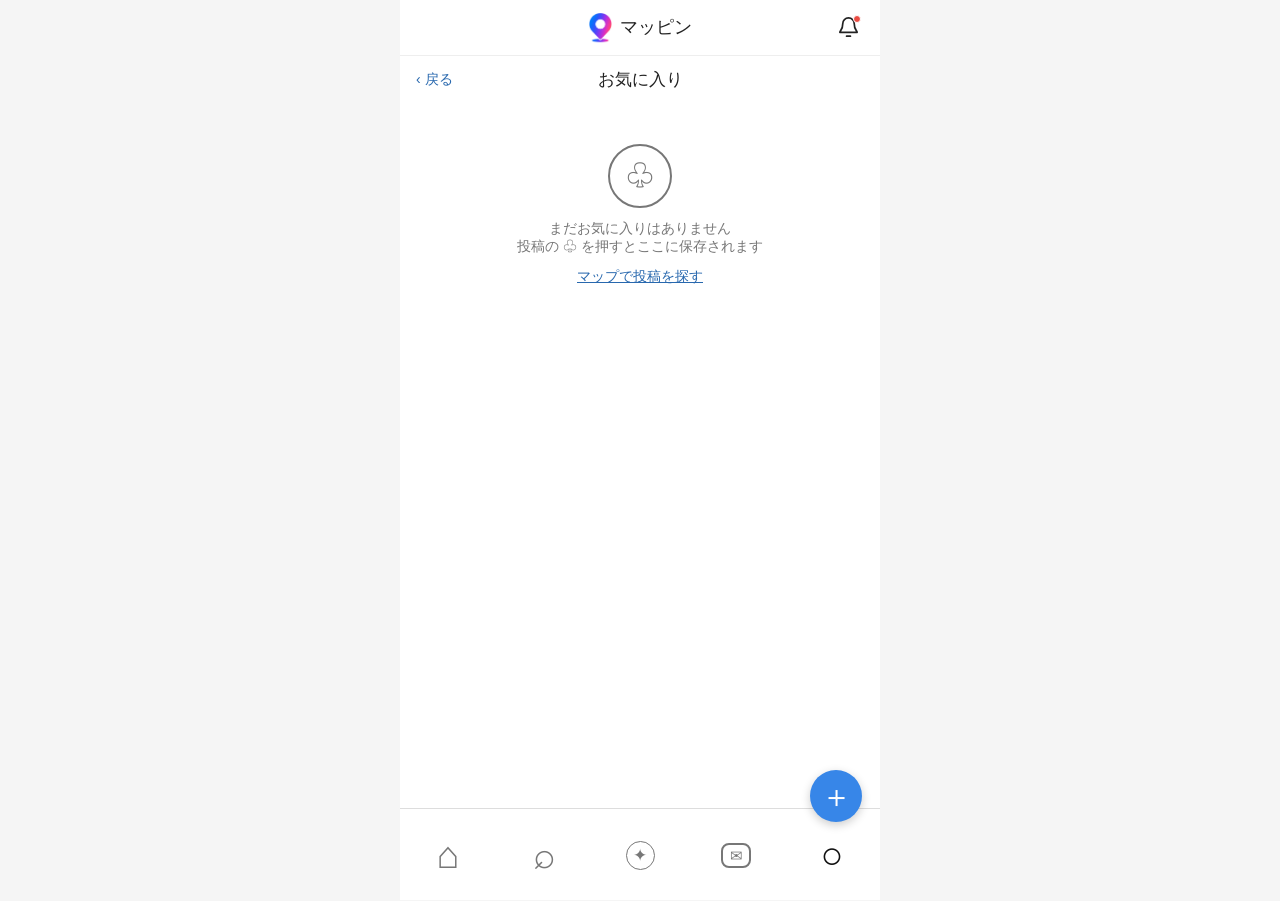
<file: favorites.html>
<!doctype html>
<html lang="ja">
<head>
  <meta charset="utf-8">
  <meta name="viewport" content="width=device-width, initial-scale=1">
  <meta name="theme-color" content="#ffffff" media="(prefers-color-scheme: light)">
  <meta name="theme-color" content="#121212" media="(prefers-color-scheme: dark)">
  <title>mappin - お気に入り</title>
  <link rel="manifest" href="manifest.webmanifest">
  <link rel="apple-touch-icon" href="app-icon-180.png">
  <link rel="stylesheet" href="style.css">
  <script src="pwa.js" defer></script>
  <link rel="stylesheet" href="profile.css">
  <script src="profile.js"></script>
</head>
<body data-page="account">
  <div class="app">
    <header class="app-header">
      <div class="app-brand">
        <img class="app-logo" src="logo.png" alt="">
        <span class="app-brand-name">マッピン</span>
      </div>
      <button class="notification-button" id="notification-button" type="button" aria-label="通知" aria-expanded="false">
        <svg aria-hidden="true" viewBox="0 0 24 24" fill="none" stroke="currentColor" stroke-width="1.8" stroke-linecap="round" stroke-linejoin="round">
          <path d="M18 8a6 6 0 0 0-12 0c0 7-3 7-3 9h18c0-2-3-2-3-9M10 21h4" />
        </svg>
        <span class="notification-dot" aria-hidden="true"></span>
      </button>
      <div class="notification-panel" id="notification-panel" hidden>
        <strong>通知</strong>
        <p><span>♡</span> あなたの投稿にいいねがありました</p>
        <p><span>＋</span> 新しいおすすめ投稿があります</p>
      </div>
    </header>
    <main>
      <div class="sub-header">
        <a class="back-link" href="account.html">‹ 戻る</a>
        <h1>お気に入り</h1>
        <span></span>
      </div>
      <p id="favoriteCount" class="muted"></p>
      <!-- お気に入り（favorites テーブル） -->
      <div id="favoriteList" class="post-feed-list" style="padding: 0"></div>
    </main>
    <div id="profileToast" class="profile-toast" role="status" aria-live="polite"></div>
    <nav aria-label="メインナビゲーション">
      <a href="index.html" aria-label="ホーム"><span aria-hidden="true">⌂</span></a>
      <a href="inspect.html" aria-label="検査"><span aria-hidden="true">⌕</span></a>
      <a href="ai.html" aria-label="AIと相談"><span class="ai-tab-icon" aria-hidden="true">✦</span></a>
      <a href="dm.html" aria-label="DM"><span class="dm-tab-icon" aria-hidden="true">✉</span></a>
      <a href="account.html" aria-label="アカウント" aria-current="page"><span aria-hidden="true">○</span></a>
    </nav>
    <a class="post-float-button" href="post.html" aria-label="投稿を作成">＋</a>
  </div>
  <script>
    const favoriteList = document.querySelector('#favoriteList');

    function readFavorites() {
      const engagement = readEngagementMap();
      return Object.keys(engagement)
        .filter((id) => engagement[id] && engagement[id].bookmarked)
        .map((id) => findAnyPost(id))
        .filter(Boolean)
        .sort((a, b) => Number(b.createdAt || 0) - Number(a.createdAt || 0));
    }

    function renderFavorites() {
      const favorites = readFavorites();
      document.querySelector('#favoriteCount').textContent = favorites.length ? `${favorites.length}件の保存済み投稿` : '';
      favoriteList.replaceChildren();
      if (favorites.length === 0) {
        favoriteList.innerHTML = '<div class="empty-state"><span class="empty-icon" aria-hidden="true">♧</span>まだお気に入りはありません<br>投稿の ♧ を押すとここに保存されます<br><a href="index.html">マップで投稿を探す</a></div>';
        return;
      }
      const engagement = readEngagementMap();
      favorites.forEach((post) => {
        const item = document.createElement('article');
        item.className = 'feed-post';

        const header = document.createElement('div');
        header.className = 'feed-post-header';
        const identity = document.createElement('div');
        identity.className = 'feed-post-identity';
        const author = document.createElement('strong');
        author.textContent = post.author || 'あなた';
        const place = document.createElement('span');
        place.textContent = post.locationName || '現在地周辺';
        identity.append(author, place);
        header.append(createAvatar(post.avatar), identity);

        const text = document.createElement('p');
        text.className = 'feed-post-text';
        text.textContent = post.text;
        item.append(header, text);

        if (post.photo) {
          const photo = document.createElement('div');
          photo.className = 'feed-post-photo';
          photo.setAttribute('role', 'img');
          photo.setAttribute('aria-label', '投稿写真');
          photo.textContent = post.photo.startsWith('data:') ? '' : post.photo;
          item.append(photo);
        }

        const liked = Boolean(engagement[post.id] && engagement[post.id].liked);
        const actions = document.createElement('div');
        actions.className = 'feed-post-actions';
        actions.style.borderBottom = '0';
        actions.innerHTML = `
          <button type="button" aria-label="いいね" class="${liked ? 'is-active' : ''}" disabled><span aria-hidden="true">♡</span><span>${Number(post.likes || 0) + (liked ? 1 : 0)}</span></button>
          <button type="button" data-feed-action="bookmark" class="is-active" aria-pressed="true" aria-label="お気に入りから外す"><span aria-hidden="true">♧</span><span>保存済み</span></button>
          <time>${profileTime(post.createdAt)}</time>`;
        actions.querySelector('[data-feed-action="bookmark"]').addEventListener('click', () => {
          const current = readEngagementMap();
          current[post.id] = { ...(current[post.id] || {}), bookmarked: false };
          saveEngagementMap(current);
          renderFavorites();
          showProfileToast('お気に入りから外しました');
        });
        item.append(actions);
        favoriteList.append(item);
      });
    }

    renderFavorites();
  </script>
</body>
</html>
</file>
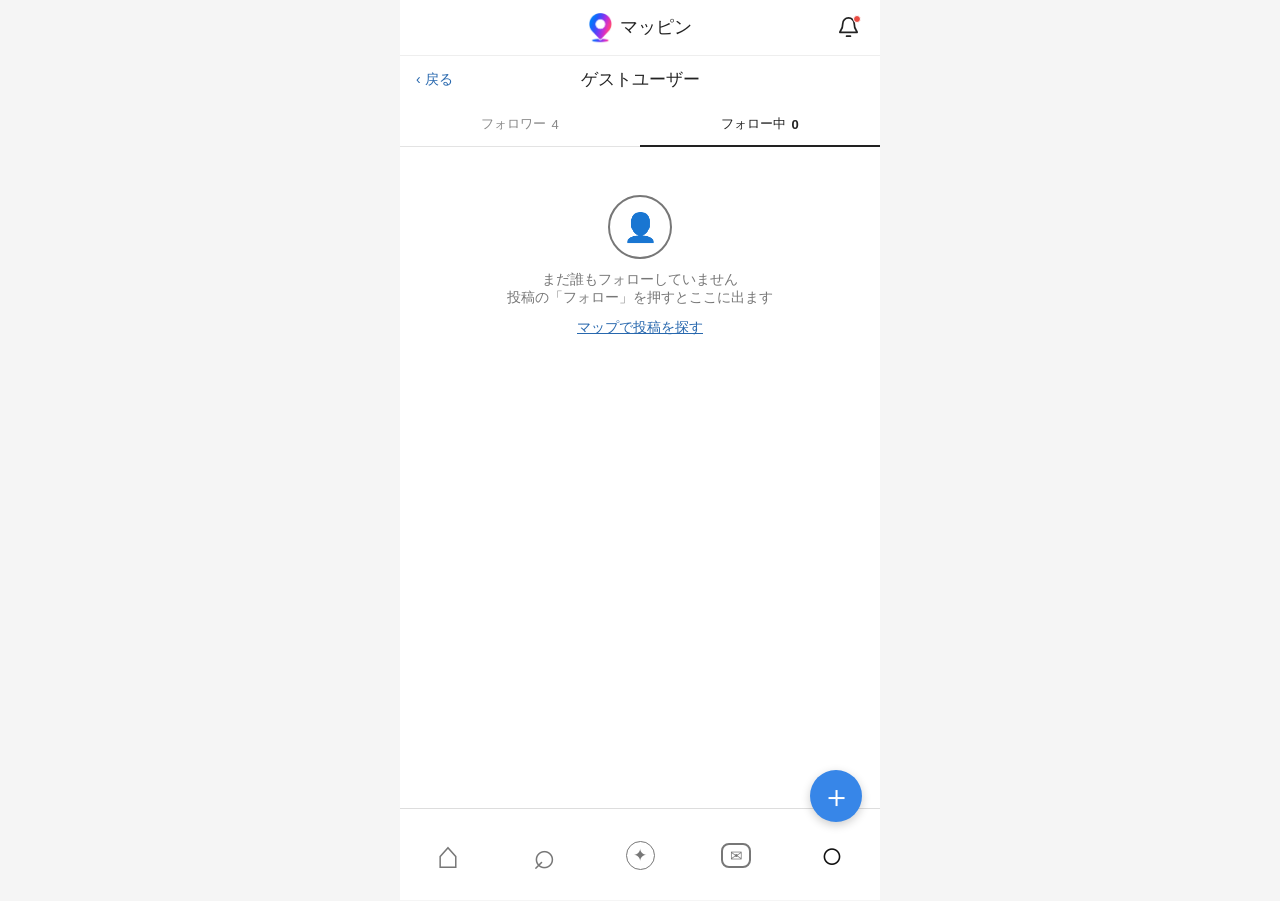
<file: follow.html>
<!doctype html>
<html lang="ja">
<head>
  <meta charset="utf-8">
  <meta name="viewport" content="width=device-width, initial-scale=1">
  <meta name="theme-color" content="#ffffff" media="(prefers-color-scheme: light)">
  <meta name="theme-color" content="#121212" media="(prefers-color-scheme: dark)">
  <title>mappin - フォロー・フォロワー</title>
  <link rel="manifest" href="manifest.webmanifest">
  <link rel="apple-touch-icon" href="app-icon-180.png">
  <link rel="stylesheet" href="style.css">
  <script src="pwa.js" defer></script>
  <link rel="stylesheet" href="profile.css">
  <script src="profile.js"></script>
</head>
<body data-page="account">
  <div class="app">
    <header class="app-header">
      <div class="app-brand">
        <img class="app-logo" src="logo.png" alt="">
        <span class="app-brand-name">マッピン</span>
      </div>
      <button class="notification-button" id="notification-button" type="button" aria-label="通知" aria-expanded="false">
        <svg aria-hidden="true" viewBox="0 0 24 24" fill="none" stroke="currentColor" stroke-width="1.8" stroke-linecap="round" stroke-linejoin="round">
          <path d="M18 8a6 6 0 0 0-12 0c0 7-3 7-3 9h18c0-2-3-2-3-9M10 21h4" />
        </svg>
        <span class="notification-dot" aria-hidden="true"></span>
      </button>
      <div class="notification-panel" id="notification-panel" hidden>
        <strong>通知</strong>
        <p><span>♡</span> あなたの投稿にいいねがありました</p>
        <p><span>＋</span> 新しいおすすめ投稿があります</p>
      </div>
    </header>
    <main>
      <div class="sub-header">
        <a class="back-link" href="account.html">‹ 戻る</a>
        <h1 id="followTitle">ゲストユーザー</h1>
        <span></span>
      </div>
      <div class="follow-tabs" role="tablist" aria-label="フォロー・フォロワーの切り替え">
        <button class="profile-tab" id="tabFollowers" type="button" role="tab" aria-selected="false">フォロワー <span id="followerCount">0</span></button>
        <button class="profile-tab" id="tabFollowing" type="button" role="tab" aria-selected="true">フォロー中 <span id="followingCount">0</span></button>
      </div>
      <div id="userList" class="user-list" role="tabpanel"></div>
    </main>
    <div id="profileToast" class="profile-toast" role="status" aria-live="polite"></div>
    <nav aria-label="メインナビゲーション">
      <a href="index.html" aria-label="ホーム"><span aria-hidden="true">⌂</span></a>
      <a href="inspect.html" aria-label="検査"><span aria-hidden="true">⌕</span></a>
      <a href="ai.html" aria-label="AIと相談"><span class="ai-tab-icon" aria-hidden="true">✦</span></a>
      <a href="dm.html" aria-label="DM"><span class="dm-tab-icon" aria-hidden="true">✉</span></a>
      <a href="account.html" aria-label="アカウント" aria-current="page"><span aria-hidden="true">○</span></a>
    </nav>
    <a class="post-float-button" href="post.html" aria-label="投稿を作成">＋</a>
  </div>
  <script>
    const userList = document.querySelector('#userList');
    let currentTab = new URLSearchParams(location.search).get('tab') === 'followers' ? 'followers' : 'following';
    document.querySelector('#followTitle').textContent = readProfile().name;

    function createUserRow(user, following) {
      const row = document.createElement('div');
      row.className = 'user-row';
      const copy = document.createElement('div');
      copy.className = 'user-copy';
      const profileUrl = `user-profile.html?author=${encodeURIComponent(user.author)}`;
      const name = document.createElement('strong');
      name.textContent = user.author;
      const nameLink = document.createElement('a');
      nameLink.className = 'user-name-link';
      nameLink.href = profileUrl;
      nameLink.append(name);
      const bio = document.createElement('span');
      bio.textContent = user.bio || '';
      copy.append(nameLink, bio);

      const button = document.createElement('button');
      button.type = 'button';
      button.className = `feed-follow${following.has(user.author) ? ' is-following' : ''}`;
      button.textContent = following.has(user.author) ? 'フォロー中' : (currentTab === 'followers' ? 'フォローバック' : 'フォロー');
      button.addEventListener('click', () => {
        const list = new Set(readFollowingList());
        if (list.has(user.author)) {
          list.delete(user.author);
          showProfileToast(`${user.author}さんのフォローを外しました`);
        } else {
          list.add(user.author);
          showProfileToast(`${user.author}さんをフォローしました`);
        }
        saveFollowingList([...list]);
        render();
      });
      const avatarLink = document.createElement('a');
      avatarLink.className = 'user-profile-link';
      avatarLink.href = profileUrl;
      avatarLink.append(createAvatar(user.avatar));
      row.append(avatarLink, copy, button);
      return row;
    }

    function render() {
      const following = new Set(readFollowingList());
      document.querySelector('#followerCount').textContent = sampleFollowers.length;
      document.querySelector('#followingCount').textContent = following.size;
      document.querySelector('#tabFollowers').setAttribute('aria-selected', String(currentTab === 'followers'));
      document.querySelector('#tabFollowing').setAttribute('aria-selected', String(currentTab === 'following'));

      const users = currentTab === 'followers'
        ? sampleFollowers
        : [...following].map((author) => ({
          author,
          avatar: findAvatar(author),
          bio: (sampleFollowers.find((user) => user.author === author) || {}).bio || ''
        }));
      userList.replaceChildren();
      if (users.length === 0) {
        userList.innerHTML = currentTab === 'followers'
          ? '<div class="empty-state"><span class="empty-icon" aria-hidden="true">👤</span>まだフォロワーはいません</div>'
          : '<div class="empty-state"><span class="empty-icon" aria-hidden="true">👤</span>まだ誰もフォローしていません<br>投稿の「フォロー」を押すとここに出ます<br><a href="index.html">マップで投稿を探す</a></div>';
        return;
      }
      users.forEach((user) => userList.append(createUserRow(user, following)));
    }

    document.querySelector('#tabFollowers').addEventListener('click', () => { currentTab = 'followers'; render(); });
    document.querySelector('#tabFollowing').addEventListener('click', () => { currentTab = 'following'; render(); });
    render();
  </script>
</body>
</html>
</file>
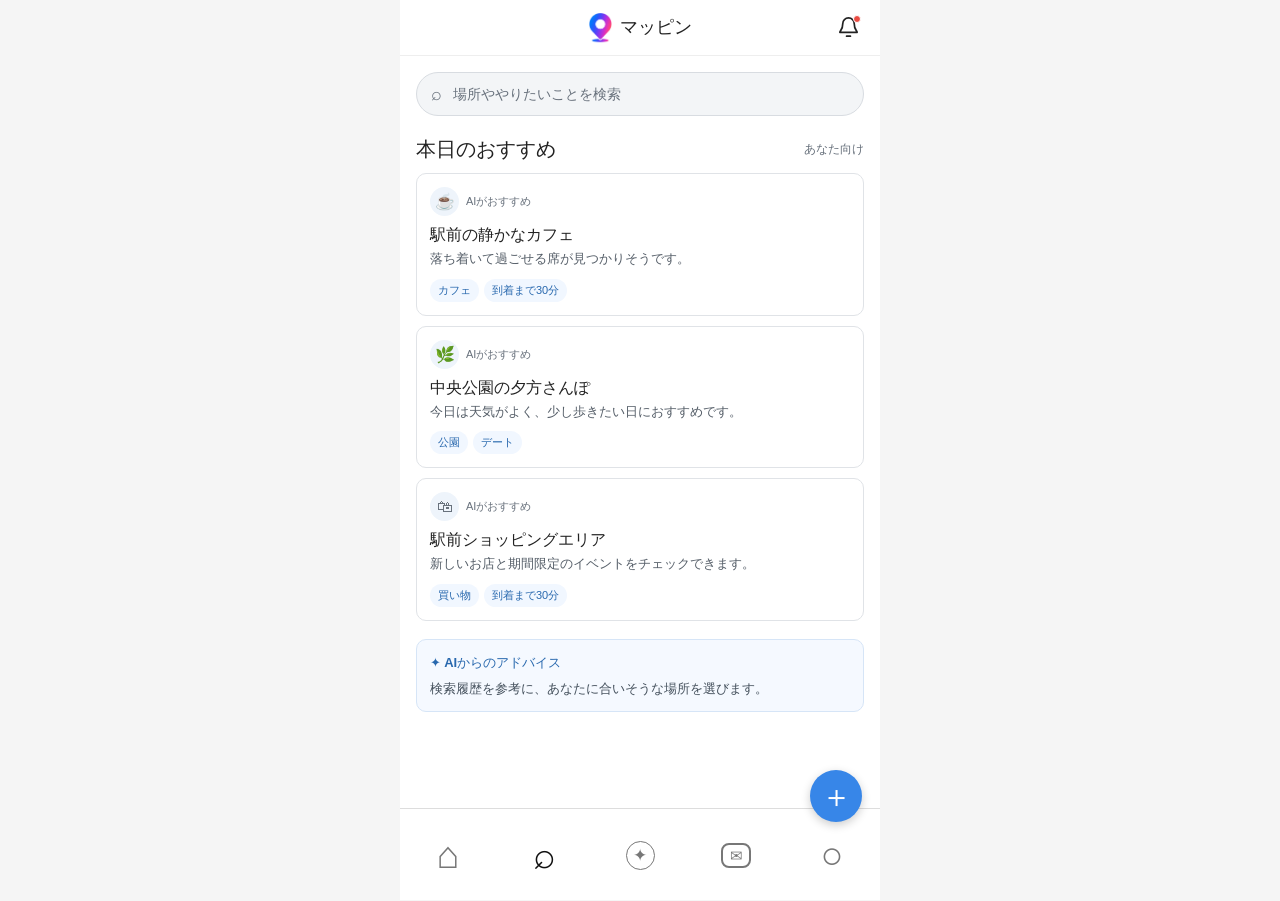
<file: inspect.html>
<!doctype html>
<html lang="ja">
<head>
  <meta charset="utf-8">
  <meta name="viewport" content="width=device-width, initial-scale=1">
  <meta name="theme-color" content="#ffffff" media="(prefers-color-scheme: light)">
  <meta name="theme-color" content="#121212" media="(prefers-color-scheme: dark)">
  <title>mappin - 検査</title>
  <link rel="manifest" href="manifest.webmanifest">
  <link rel="apple-touch-icon" href="app-icon-180.png">
  <link rel="stylesheet" href="style.css">
  <script src="pwa.js" defer></script>
  <style>
    .inspect-main { padding: 12px 16px 20px; }
    .inspect-search { position: relative; margin-bottom: 20px; }
    .search-box { display: flex; align-items: center; gap: 9px; height: 44px; padding: 0 14px; border: 1px solid #d8dce1; border-radius: 24px; background: #f3f5f7; }
    .search-box:focus-within { border-color: #3786e8; background: #fff; box-shadow: 0 0 0 3px #3786e822; }
    .search-icon { color: #68717c; font-size: 18px; }
    .search-input { width: 100%; min-width: 0; border: 0; outline: 0; background: transparent; color: #222; font-size: 14px; }
    .search-input::placeholder { color: #68717c; }
    .search-panel { display: none; margin-top: 8px; padding: 12px; border: 1px solid #e0e3e7; border-radius: 10px; background: #fff; box-shadow: 0 4px 14px #00000012; }
    .search-panel.visible { display: block; }
    .search-panel-title { margin: 0 0 9px; color: #68717c; font-size: 12px; font-weight: 700; }
    .search-chips { display: flex; flex-wrap: wrap; gap: 7px; }
    .search-chip { padding: 7px 11px; border: 1px solid #d7dce2; border-radius: 18px; color: #39434d; background: #fff; font-size: 12px; }
    .search-chip.is-selected { border-color: #3786e8; color: #fff; background: #3786e8; }
    .search-submit { width: 100%; min-height: 36px; margin-top: 11px; border: 0; border-radius: 18px; color: #fff; background: #222; font-size: 13px; font-weight: 700; }
    .section-heading { display: flex; align-items: center; gap: 10px; margin: 0 0 10px; }
    .section-heading h1 { margin: 0; font-size: 20px; }
    .section-heading span { margin-left: auto; color: #68717c; font-size: 12px; }
    .recommendation-list { display: grid; gap: 10px; }
    .recommendation-card { padding: 13px; border: 1px solid #e0e3e7; border-radius: 10px; background: #fff; }
    .recommendation-meta { display: flex; align-items: center; gap: 7px; color: #68717c; font-size: 11px; }
    .recommendation-icon { display: grid; width: 29px; height: 29px; place-items: center; border-radius: 50%; background: #eef4fb; font-size: 16px; }
    .recommendation-card h2 { margin: 9px 0 3px; font-size: 16px; }
    .recommendation-card p { margin: 0; color: #555e68; font-size: 13px; line-height: 1.5; }
    .recommendation-tags { display: flex; flex-wrap: wrap; gap: 5px; margin-top: 10px; }
    .recommendation-tag { padding: 4px 8px; border-radius: 12px; color: #2868ae; background: #f1f7ff; font-size: 11px; }
    .ai-advice { margin-top: 18px; padding: 13px; border: 1px solid #d6e5f7; border-radius: 10px; background: #f5f9ff; }
    .ai-advice strong { color: #2868ae; font-size: 13px; }
    .ai-advice p { margin: 7px 0 0; color: #45515d; font-size: 13px; line-height: 1.5; }
  </style>
</head>
<body data-page="inspect">
  <div class="app">
    <header class="app-header">
      <div class="app-brand">
        <img class="app-logo" src="logo.png" alt="">
        <span class="app-brand-name">マッピン</span>
      </div>
      <button class="notification-button" id="notification-button" type="button" aria-label="通知" aria-expanded="false">
        <svg aria-hidden="true" viewBox="0 0 24 24" fill="none" stroke="currentColor" stroke-width="1.8" stroke-linecap="round" stroke-linejoin="round">
          <path d="M18 8a6 6 0 0 0-12 0c0 7-3 7-3 9h18c0-2-3-2-3-9M10 21h4" />
        </svg>
        <span class="notification-dot" aria-hidden="true"></span>
      </button>
      <div class="notification-panel" id="notification-panel" hidden>
        <strong>通知</strong>
        <p><span>♡</span> あなたの投稿にいいねがありました</p>
        <p><span>＋</span> 新しいおすすめ投稿があります</p>
      </div>
    </header>
    <main>
      <div class="inspect-search">
        <div class="search-box">
          <span class="search-icon" aria-hidden="true">⌕</span>
          <input id="placeSearch" class="search-input" type="search" placeholder="場所ややりたいことを検索" autocomplete="off">
        </div>
        <div id="searchPanel" class="search-panel">
          <p class="search-panel-title">検索ワードを選択（複数可）</p>
          <div id="searchChips" class="search-chips">
            <button class="search-chip" type="button" data-term="ドライブ">ドライブ</button>
            <button class="search-chip" type="button" data-term="買い物">買い物</button>
            <button class="search-chip" type="button" data-term="デート">デート</button>
            <button class="search-chip" type="button" data-term="到着まで30分">到着まで30分</button>
            <button class="search-chip" type="button" data-term="カフェ">カフェ</button>
            <button class="search-chip" type="button" data-term="公園">公園</button>
          </div>
          <button id="searchSubmit" class="search-submit" type="button">この条件で探す</button>
        </div>
      </div>

      <div class="section-heading">
        <h1>本日のおすすめ</h1>
        <span id="recommendationStatus">あなた向け</span>
      </div>
      <div id="recommendationList" class="recommendation-list"></div>
      <aside class="ai-advice" aria-live="polite">
        <strong>✦ AIからのアドバイス</strong>
        <p id="aiAdvice">検索履歴を参考に、あなたに合いそうな場所を選びます。</p>
      </aside>
    </main>
    <nav aria-label="メインナビゲーション">
      <a href="index.html" aria-label="ホーム"><span aria-hidden="true">⌂</span></a>
      <a href="inspect.html" aria-label="検査" aria-current="page"><span aria-hidden="true">⌕</span></a>
      <a href="ai.html" aria-label="AIと相談"><span class="ai-tab-icon" aria-hidden="true">✦</span></a>
      <a href="dm.html" aria-label="DM"><span class="dm-tab-icon" aria-hidden="true">✉</span></a>
      <a href="account.html" aria-label="アカウント"><span aria-hidden="true">○</span></a>
    </nav>
    <a class="post-float-button" href="post.html" aria-label="投稿を作成">＋</a>
  </div>
  <script>
    const searchInput = document.querySelector('#placeSearch');
    const searchPanel = document.querySelector('#searchPanel');
    const searchSubmit = document.querySelector('#searchSubmit');
    const recommendationList = document.querySelector('#recommendationList');
    const recommendationStatus = document.querySelector('#recommendationStatus');
    const aiAdvice = document.querySelector('#aiAdvice');
    const historyKey = 'mappin-search-history';
    const recommendations = [
      { icon: '☕', name: '駅前の静かなカフェ', detail: '落ち着いて過ごせる席が見つかりそうです。', tags: ['カフェ', '到着まで30分'] },
      { icon: '🌿', name: '中央公園の夕方さんぽ', detail: '今日は天気がよく、少し歩きたい日におすすめです。', tags: ['公園', 'デート'] },
      { icon: '🛍', name: '駅前ショッピングエリア', detail: '新しいお店と期間限定のイベントをチェックできます。', tags: ['買い物', '到着まで30分'] },
      { icon: '🚗', name: '海沿いのドライブルート', detail: '景色を楽しみながら寄り道できるルートです。', tags: ['ドライブ', 'デート'] }
    ];

    function readSearchHistory() {
      try { return JSON.parse(localStorage.getItem(historyKey) || '[]'); } catch (error) { return []; }
    }

    function renderRecommendations(terms = []) {
      const filtered = terms.length
        ? recommendations.filter((item) => terms.some((term) => item.tags.includes(term)))
        : recommendations.slice(0, 3);
      recommendationList.replaceChildren();
      (filtered.length ? filtered : recommendations.slice(0, 2)).forEach((item) => {
        const card = document.createElement('article');
        card.className = 'recommendation-card';
        card.innerHTML = `<div class="recommendation-meta"><span class="recommendation-icon">${item.icon}</span><span>AIがおすすめ</span></div><h2>${item.name}</h2><p>${item.detail}</p><div class="recommendation-tags">${item.tags.map((tag) => `<span class="recommendation-tag">${tag}</span>`).join('')}</div>`;
        recommendationList.append(card);
      });
      recommendationStatus.textContent = terms.length ? `${terms.join('・')}で検索中` : 'あなた向け';
    }

    function updateAdvice() {
      const history = readSearchHistory();
      if (!history.length) return;
      const latest = history.slice(-3).join('・');
      aiAdvice.textContent = `最近は「${latest}」を調べていますね。今日は移動時間の短い場所から見ると、予定を決めやすそうです。`;
    }

    searchInput.addEventListener('focus', () => searchPanel.classList.add('visible'));
    document.querySelectorAll('.search-chip').forEach((chip) => {
      chip.addEventListener('click', () => {
        chip.classList.toggle('is-selected');
        const selected = [...document.querySelectorAll('.search-chip.is-selected')].map((item) => item.dataset.term);
        searchInput.value = selected.join('・');
      });
    });
    searchSubmit.addEventListener('click', () => {
      const selected = [...document.querySelectorAll('.search-chip.is-selected')].map((item) => item.dataset.term);
      const typed = searchInput.value.trim();
      const terms = selected.length ? selected : (typed ? [typed] : []);
      if (terms.length) {
        const history = [...readSearchHistory(), ...terms].slice(-6);
        localStorage.setItem(historyKey, JSON.stringify(history));
      }
      renderRecommendations(terms);
      updateAdvice();
      searchPanel.classList.remove('visible');
    });
    renderRecommendations();
    updateAdvice();
  </script>
</body>
</html>
</file>
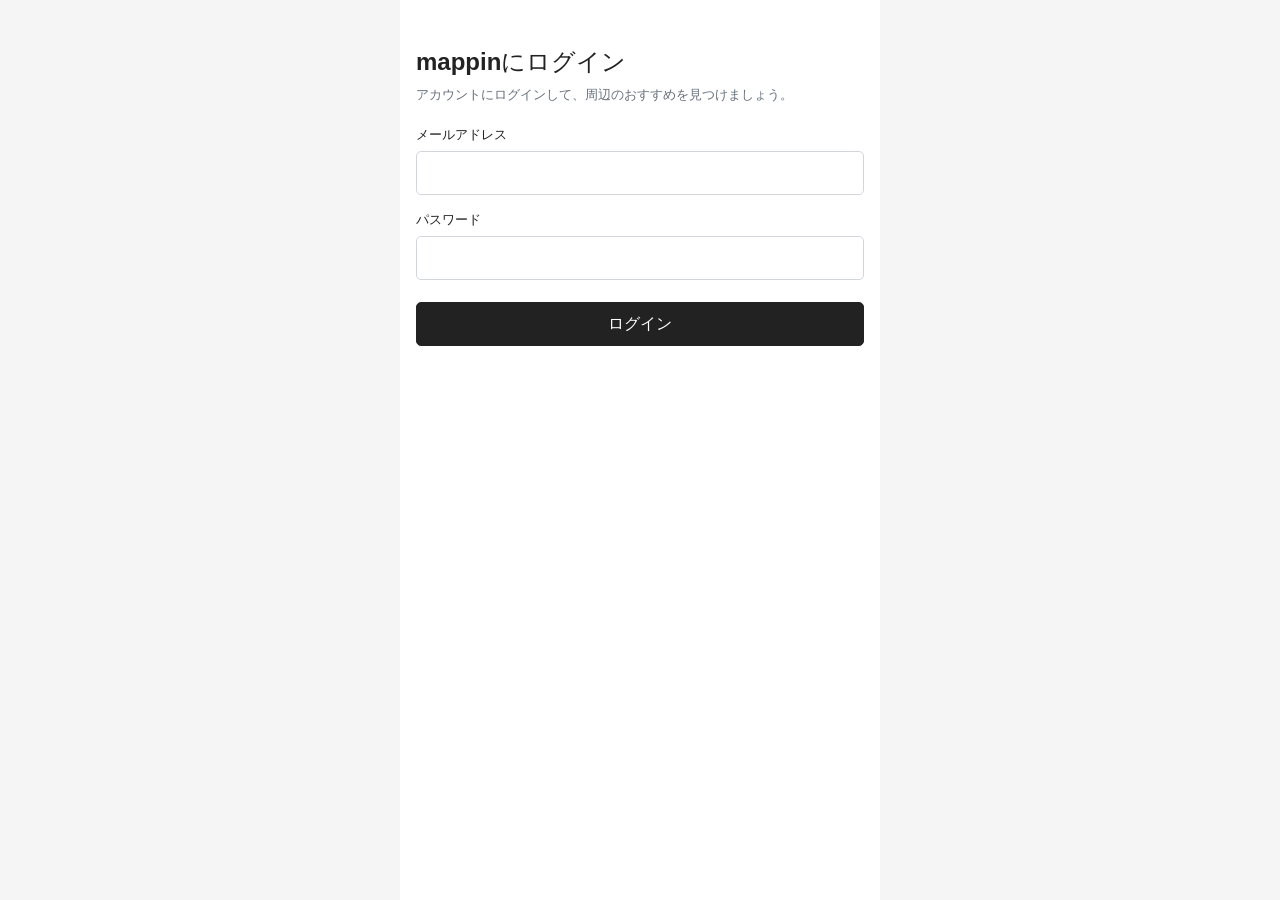
<file: login.html>
<!doctype html>
<html lang="ja">
<head>
  <meta charset="utf-8">
  <meta name="viewport" content="width=device-width, initial-scale=1">
  <title>mappin - ログイン</title>
  <link rel="stylesheet" href="style.css">
  <style>
    .login-page { padding: 28px 16px; }
    .login-heading { margin: 18px 0 8px; font-size: 24px; }
    .login-copy { margin: 0 0 22px; color: #68717c; font-size: 13px; }
    .login-label { display: block; margin: 16px 0 7px; font-size: 13px; font-weight: 700; }
    .login-input { width: 100%; min-height: 44px; padding: 0 12px; border: 1px solid #d2d6da; border-radius: 5px; }
    .login-submit { width: 100%; min-height: 44px; margin-top: 22px; border: 1px solid #222; border-radius: 5px; color: #fff; background: #222; font-weight: 700; }
  </style>
</head>
<body>
  <div class="app">
    <main class="login-page">
      <h1 class="login-heading">mappinにログイン</h1>
      <p class="login-copy">アカウントにログインして、周辺のおすすめを見つけましょう。</p>
      <form>
        <label class="login-label" for="loginEmail">メールアドレス</label>
        <input id="loginEmail" class="login-input" type="email" autocomplete="email">
        <label class="login-label" for="loginPassword">パスワード</label>
        <input id="loginPassword" class="login-input" type="password" autocomplete="current-password">
        <button class="login-submit" type="button">ログイン</button>
      </form>
    </main>
  </div>
</body>
</html>
</file>
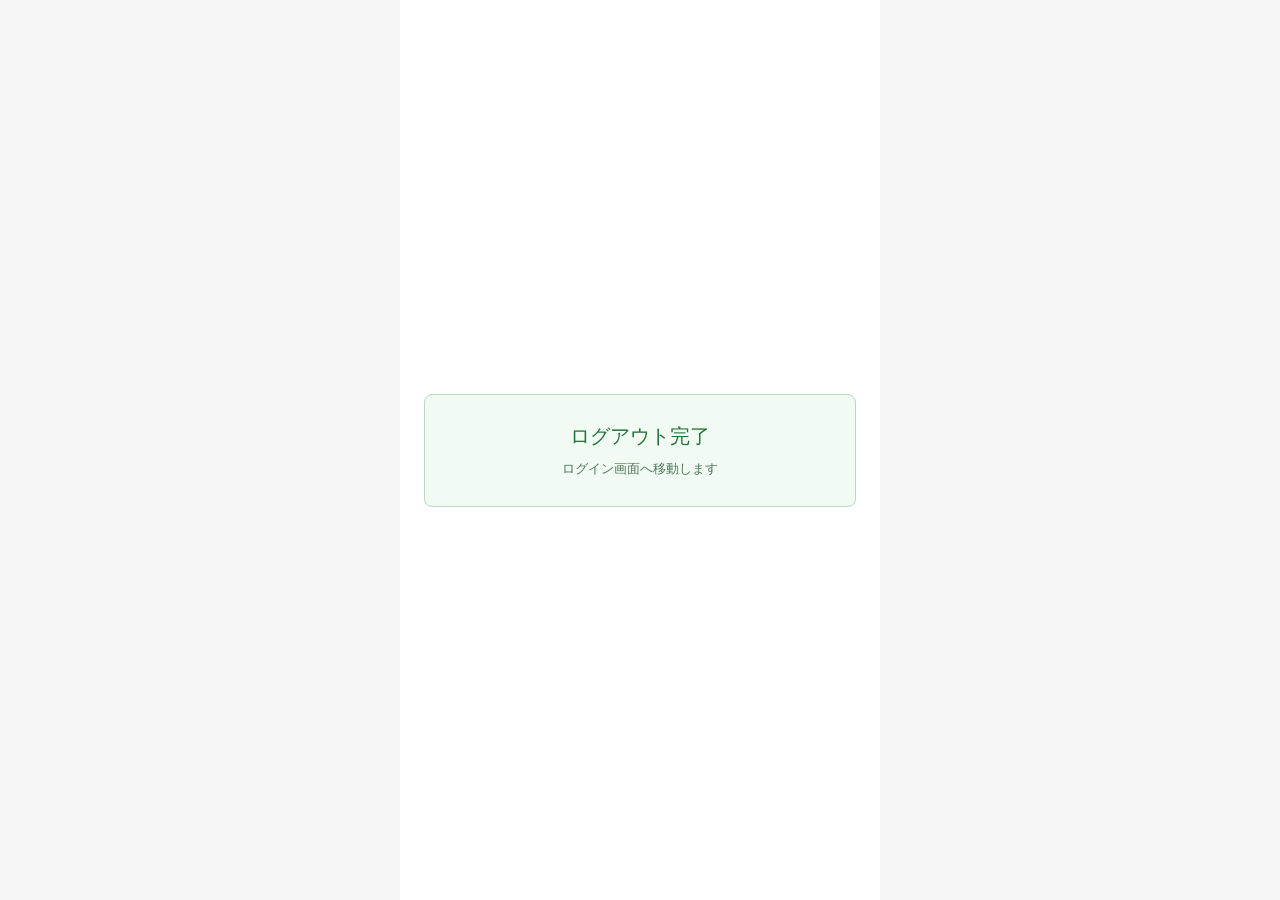
<file: logout.html>
<!doctype html>
<html lang="ja">
<head>
  <meta charset="utf-8">
  <meta name="viewport" content="width=device-width, initial-scale=1">
  <title>mappin - ログアウト完了</title>
  <link rel="stylesheet" href="style.css">
  <style>
    .logout-page { display: grid; min-height: 100dvh; place-items: center; padding: 24px; }
    .logout-message { width: 100%; padding: 28px 20px; border: 1px solid #b9d9c1; border-radius: 8px; color: #27723a; background: #f1fbf3; text-align: center; }
    .logout-message strong { display: block; font-size: 20px; }
    .logout-message p { margin: 10px 0 0; color: #4e7658; font-size: 13px; }
  </style>
</head>
<body>
  <div class="app">
    <main class="logout-page">
      <div class="logout-message" role="status" aria-live="polite">
        <strong>ログアウト完了</strong>
        <p>ログイン画面へ移動します</p>
      </div>
    </main>
  </div>
  <script>
    setTimeout(() => { window.location.href = 'login.html'; }, 1500);
  </script>
</body>
</html>
</file>
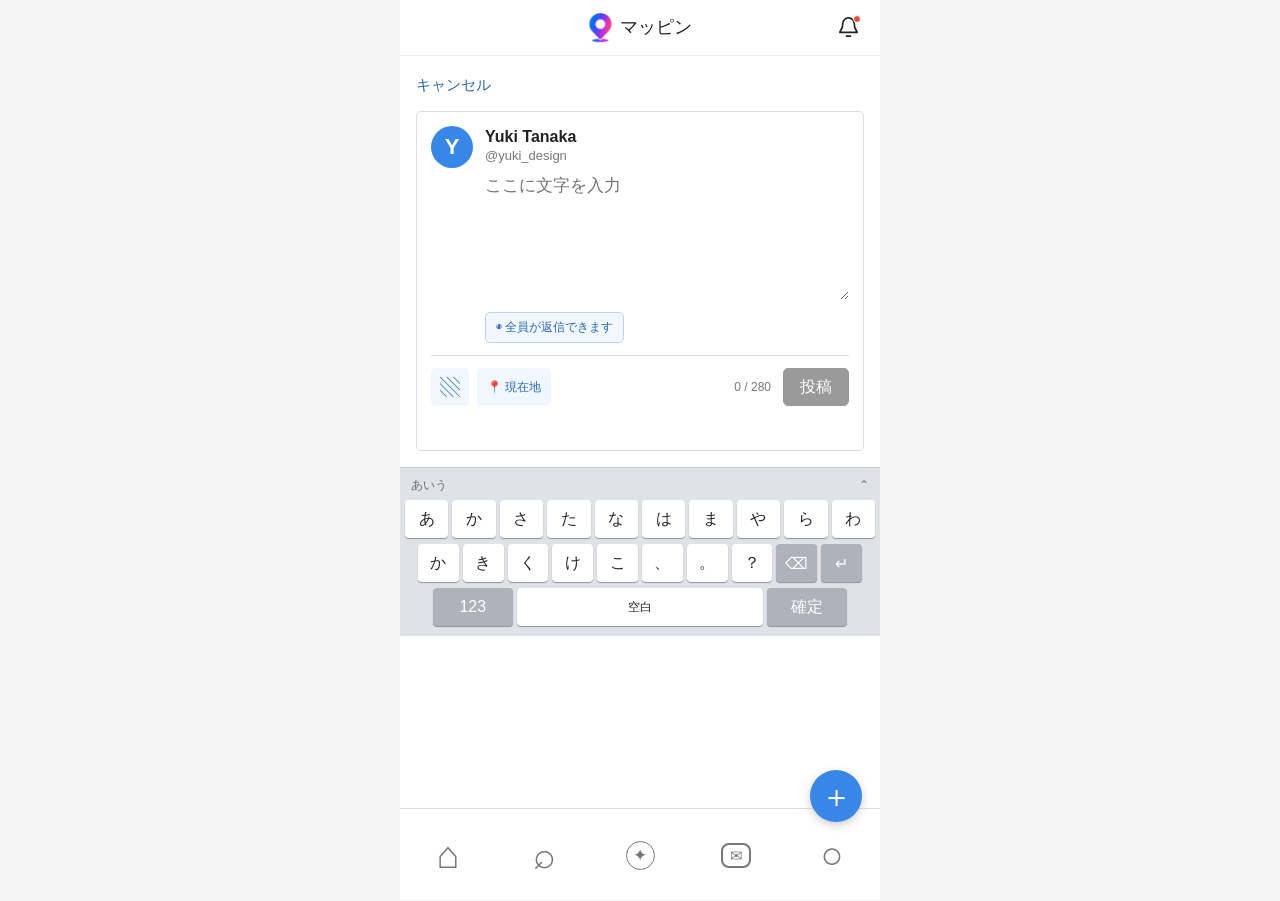
<file: post.html>
<!doctype html>
<html lang="ja">
<head>
  <meta charset="utf-8">
  <meta name="viewport" content="width=device-width, initial-scale=1">
  <meta name="theme-color" content="#ffffff" media="(prefers-color-scheme: light)">
  <meta name="theme-color" content="#121212" media="(prefers-color-scheme: dark)">
  <title>mappin - 投稿を作成</title>
  <link rel="manifest" href="manifest.webmanifest">
  <link rel="apple-touch-icon" href="app-icon-180.png">
  <link rel="stylesheet" href="style.css">
  <script src="pwa.js" defer></script>
  <style>
    .profile-row { display: flex; gap: 12px; align-items: flex-start; }
    .avatar { display: grid; flex: 0 0 42px; width: 42px; height: 42px; place-items: center; border-radius: 50%; color: #fff; background: #3786e8; font-weight: 700; }
    .identity { margin: 2px 0 10px; }
    .identity strong { display: block; }
    .identity span { color: #777; font-size: 13px; }
    .post-input { min-height: 126px; border: 0; padding: 0; outline: 0; font-size: 17px; }
    .post-input:focus { border: 0; }
    .cancel-button { margin: 4px 0 16px; padding: 0; border: 0; color: #2868ae; background: transparent; font-size: 15px; cursor: pointer; }
    .mobile-keyboard { margin: 16px -16px -16px; padding: 8px 5px 10px; border-top: 1px solid #c9c9c9; background: #dfe2e7; }
    .keyboard-toolbar { display: flex; justify-content: space-between; align-items: center; min-height: 24px; padding: 0 6px 6px; color: #69717c; font-size: 12px; }
    .keyboard-keys { display: grid; gap: 6px 4px; }
    .keyboard-row { display: grid; grid-template-columns: repeat(10, minmax(0, 1fr)); gap: 4px; }
    .keyboard-row:nth-child(2) { padding: 0 13px; }
    .keyboard-row:nth-child(3) { padding: 0 28px; }
    .keyboard-key { min-width: 0; height: 38px; padding: 0; border: 0; border-radius: 4px; color: #25272b; background: #fff; box-shadow: 0 1px 1px #8d9299; font-size: 16px; }
    .keyboard-key--wide { grid-column: span 2; }
    .keyboard-key--space { grid-column: span 6; font-size: 12px; }
    .keyboard-key--dark { color: #fff; background: #aeb3bb; }
    .reply-setting { display: inline-block; margin-top: 8px; padding: 6px 10px; border: 1px solid #b9d5f5; border-radius: 5px; color: #2868ae; background: #f1f7ff; font-size: 12px; }
    .media-preview { position: relative; display: none; margin-top: 12px; }
    .media-preview.visible { display: block; }
    .media-preview img { display: block; width: 100%; max-height: 280px; object-fit: cover; border: 1px solid #ddd; border-radius: 5px; }
    .remove-media, .remove-location { border: 0; background: transparent; cursor: pointer; }
    .remove-media { position: absolute; top: 8px; right: 8px; width: 30px; height: 30px; border-radius: 50%; color: #fff; background: #222c; font-size: 20px; }
    .tool-row { display: flex; align-items: center; gap: 8px; margin-top: 12px; padding-top: 12px; border-top: 1px solid #ddd; }
    .tool-button { display: grid; width: 38px; height: 38px; place-items: center; border: 0; border-radius: 5px; color: #2868ae; background: #f1f7ff; cursor: pointer; }
    .tool-button input { display: none; }
    .tool-image { font-size: 20px; line-height: 1; }
    .tool-image::before { content: "▧"; }
    .location-button { width: auto; padding: 0 10px; gap: 5px; font-size: 12px; }
    .location-button:disabled { cursor: wait; opacity: .65; }
    .counter { margin-left: auto; color: #777; font-size: 12px; }
    .counter.warning { color: #b66a00; }
    .counter.error { color: #c22; font-weight: 700; }
    .post-button { min-height: 38px; margin-left: 4px; padding: 0 16px; border: 1px solid #222; border-radius: 5px; color: #fff; background: #222; font-weight: 700; }
    .post-button:disabled { cursor: not-allowed; opacity: .45; }
    .location-card { display: none; align-items: center; gap: 10px; margin-top: 12px; padding: 11px 12px; border: 1px solid #c9ebdc; border-radius: 5px; color: #176b53; background: #f0fbf6; }
    .location-card.visible { display: flex; }
    .location-copy { min-width: 0; flex: 1; }
    .location-name { overflow: hidden; text-overflow: ellipsis; white-space: nowrap; font-size: 13px; font-weight: 700; }
    .location-coordinates { margin-top: 2px; color: #5b897a; font-size: 10px; }
    .floor-select { padding: 6px; border: 1px solid #a9d9c7; border-radius: 5px; color: #176b53; background: #fff; font-size: 11px; }
    .remove-location { width: 26px; height: 26px; color: #176b53; font-size: 18px; }
    .toast { min-height: 20px; margin: 10px 0 0; color: #38804a; font-size: 13px; }

    @media (prefers-color-scheme: dark) {
      .reply-setting, .tool-button { background: #1b2a3b; }
      .location-card, .location-card.visible { border-color: #285643; color: #a4dbc3; background: #152820; }
      .location-coordinates { color: #8bb9a5; }
      .floor-select { border-color: #386b56; color: #a4dbc3; background: #202a25; }
      .counter { color: #aaa; }
      .counter.warning { color: #f0b44d; }
      .counter.error { color: #ff7777; }
    }
  </style>
</head>
<body>
  <div class="app">
    <header class="app-header">
      <div class="app-brand">
        <img class="app-logo" src="logo.png" alt="">
        <span class="app-brand-name">マッピン</span>
      </div>
      <button class="notification-button" id="notification-button" type="button" aria-label="通知" aria-expanded="false">
        <svg aria-hidden="true" viewBox="0 0 24 24" fill="none" stroke="currentColor" stroke-width="1.8" stroke-linecap="round" stroke-linejoin="round">
          <path d="M18 8a6 6 0 0 0-12 0c0 7-3 7-3 9h18c0-2-3-2-3-9M10 21h4" />
        </svg>
        <span class="notification-dot" aria-hidden="true"></span>
      </button>
      <div class="notification-panel" id="notification-panel" hidden>
        <strong>通知</strong>
        <p><span>♡</span> あなたの投稿にいいねがありました</p>
        <p><span>＋</span> 新しいおすすめ投稿があります</p>
      </div>
    </header>
    <main>
      <button class="cancel-button" type="button">キャンセル</button>
      <section class="card" aria-label="投稿フォーム">
        <div class="profile-row">
          <div class="avatar" aria-hidden="true">Y</div>
          <div style="flex: 1">
            <div class="identity"><strong>Yuki Tanaka</strong><span>@yuki_design</span></div>
            <textarea id="postInput" class="post-input" maxlength="280" placeholder="ここに文字を入力"></textarea>
            <div class="reply-setting">◉ 全員が返信できます</div>
          </div>
        </div>

        <div id="mediaPreview" class="media-preview">
          <img id="previewImage" alt="選択した画像のプレビュー">
          <button id="removeMedia" class="remove-media" type="button" aria-label="画像を削除">×</button>
        </div>

        <div class="tool-row">
          <label class="tool-button" title="画像を追加">
            <span class="tool-image" aria-hidden="true"></span>
            <input id="imageInput" type="file" accept="image/*">
          </label>
          <button id="locationButton" class="tool-button location-button" type="button">📍 現在地</button>
          <span id="counter" class="counter">0 / 280</span>
          <button id="postButton" class="post-button" type="button" disabled>投稿</button>
        </div>

        <div id="locationCard" class="location-card" aria-live="polite">
          <span aria-hidden="true">📍</span>
          <div class="location-copy">
            <div id="locationName" class="location-name">現在地を取得中...</div>
            <div id="locationCoordinates" class="location-coordinates"></div>
          </div>
          <select id="floorSelect" class="floor-select" aria-label="階数">
            <option value="">階数</option><option>地下1階</option><option>1階</option><option>2階</option><option>3階</option><option>4階</option><option>5階以上</option>
          </select>
          <button id="removeLocation" class="remove-location" type="button" aria-label="現在地を削除">×</button>
        </div>
        <div id="toast" class="toast" role="status" aria-live="polite"></div>
      </section>

      <div class="mobile-keyboard" aria-label="スマートフォンのキーパッド">
        <div class="keyboard-toolbar"><span>あいう</span><span>⌃</span></div>
        <div class="keyboard-keys" aria-hidden="true">
          <div class="keyboard-row">
            <button class="keyboard-key" type="button">あ</button><button class="keyboard-key" type="button">か</button><button class="keyboard-key" type="button">さ</button><button class="keyboard-key" type="button">た</button><button class="keyboard-key" type="button">な</button><button class="keyboard-key" type="button">は</button><button class="keyboard-key" type="button">ま</button><button class="keyboard-key" type="button">や</button><button class="keyboard-key" type="button">ら</button><button class="keyboard-key" type="button">わ</button>
          </div>
          <div class="keyboard-row">
            <button class="keyboard-key" type="button">か</button><button class="keyboard-key" type="button">き</button><button class="keyboard-key" type="button">く</button><button class="keyboard-key" type="button">け</button><button class="keyboard-key" type="button">こ</button><button class="keyboard-key" type="button">、</button><button class="keyboard-key" type="button">。</button><button class="keyboard-key" type="button">？</button><button class="keyboard-key keyboard-key--dark" type="button">⌫</button><button class="keyboard-key keyboard-key--dark" type="button">↵</button>
          </div>
          <div class="keyboard-row">
            <button class="keyboard-key keyboard-key--dark keyboard-key--wide" type="button">123</button><button class="keyboard-key keyboard-key--space" type="button">空白</button><button class="keyboard-key keyboard-key--dark keyboard-key--wide" type="button">確定</button>
          </div>
        </div>
      </div>
    </main>
    <nav aria-label="メインナビゲーション">
      <a href="index.html" aria-label="ホーム"><span aria-hidden="true">⌂</span></a>
      <a href="inspect.html" aria-label="検査"><span aria-hidden="true">⌕</span></a>
      <a href="ai.html" aria-label="AIと相談"><span class="ai-tab-icon" aria-hidden="true">✦</span></a>
      <a href="dm.html" aria-label="DM"><span class="dm-tab-icon" aria-hidden="true">✉</span></a>
      <a href="account.html" aria-label="アカウント"><span aria-hidden="true">○</span></a>
    </nav>
    <a class="post-float-button" href="post.html" aria-label="投稿を作成">＋</a>
  </div>

  <script>
    const input = document.querySelector('#postInput');
    const counter = document.querySelector('#counter');
    const postButton = document.querySelector('#postButton');
    const imageInput = document.querySelector('#imageInput');
    const mediaPreview = document.querySelector('#mediaPreview');
    const previewImage = document.querySelector('#previewImage');
    const locationButton = document.querySelector('#locationButton');
    const locationCard = document.querySelector('#locationCard');
    const locationName = document.querySelector('#locationName');
    const locationCoordinates = document.querySelector('#locationCoordinates');
    let currentCoordinates = null;
    let currentAreaName = '現在地周辺';
    let toastTimer;

    function updateComposer() {
      const length = [...input.value].length;
      counter.textContent = `${length} / 280`;
      counter.className = `counter${length > 250 ? ' warning' : ''}${length > 280 ? ' error' : ''}`;
      postButton.disabled = length === 0 || length > 280;
    }

    function showToast(message) {
      const toast = document.querySelector('#toast');
      toast.textContent = message;
      clearTimeout(toastTimer);
      toastTimer = setTimeout(() => { toast.textContent = ''; }, 2200);
    }

    imageInput.addEventListener('change', () => {
      const file = imageInput.files[0];
      if (!file) return;
      previewImage.src = URL.createObjectURL(file);
      mediaPreview.classList.add('visible');
      showToast('画像を追加しました');
    });

    document.querySelector('#removeMedia').addEventListener('click', () => {
      imageInput.value = '';
      previewImage.removeAttribute('src');
      mediaPreview.classList.remove('visible');
    });

    input.addEventListener('input', updateComposer);
    locationButton.addEventListener('click', () => {
      if (!navigator.geolocation) {
        showToast('この端末では現在地を取得できません');
        return;
      }
      locationButton.disabled = true;
      locationButton.textContent = '取得中...';
      locationCard.classList.add('visible');
      navigator.geolocation.getCurrentPosition(async ({ coords }) => {
        currentCoordinates = { latitude: coords.latitude, longitude: coords.longitude };
        updateComposer();
        locationCoordinates.textContent = `${coords.latitude.toFixed(5)}, ${coords.longitude.toFixed(5)}`;
        locationName.textContent = '現在地（住所を確認中）';
        try {
          const response = await fetch(`https://nominatim.openstreetmap.org/reverse?format=jsonv2&lat=${coords.latitude}&lon=${coords.longitude}&zoom=18&accept-language=ja`);
          if (!response.ok) throw new Error('住所取得失敗');
          const place = await response.json();
          locationName.textContent = place.display_name || '現在地';
          const address = place.address || {};
          currentAreaName = address.suburb || address.neighbourhood || address.city_district || address.town || address.city || address.county || '現在地周辺';
        } catch (error) {
          locationName.textContent = '現在地（住所を取得できませんでした）';
          currentAreaName = '現在地周辺';
        }
        locationButton.disabled = false;
        locationButton.textContent = '📍 現在地';
        showToast('現在地を追加しました。階数も選べます');
      }, () => {
        locationCard.classList.remove('visible');
        locationButton.disabled = false;
        locationButton.textContent = '📍 現在地';
        showToast('位置情報の利用を許可してください');
      }, { enableHighAccuracy: true, timeout: 10000, maximumAge: 60000 });
    });

    document.querySelector('#removeLocation').addEventListener('click', () => {
      locationCard.classList.remove('visible');
      locationCoordinates.textContent = '';
      currentCoordinates = null;
      currentAreaName = '現在地周辺';
      document.querySelector('#floorSelect').value = '';
      updateComposer();
    });

    postButton.addEventListener('click', () => {
      const posts = JSON.parse(localStorage.getItem('mappin-posts') || '[]');
      const coords = currentCoordinates;
      const areaId = coords
        ? `area:${Math.round(coords.latitude / 0.002)}:${Math.round(coords.longitude / (0.002 * Math.cos(coords.latitude * Math.PI / 180)))}`
        : 'area:nearby';
      const post = {
        id: `post-${Date.now()}`,
        text: input.value.trim(),
        locationEnabled: Boolean(coords),
        locationId: areaId,
        areaId,
        locationName: currentAreaName,
        areaName: currentAreaName,
        placeId: '',
        placeName: '',
        category: 'local',
        latitude: coords?.latitude ?? null,
        longitude: coords?.longitude ?? null,
        x: 20 + Math.random() * 60,
        y: 20 + Math.random() * 60,
        color: ['red', 'orange', 'purple', 'green', 'blue'][posts.length % 5],
        icon: '💬',
        author: 'Yuki Tanaka',
        avatar: 'Y',
        photo: '',
        likes: 0,
        createdAt: Date.now()
      };
      posts.unshift(post);
      localStorage.setItem('mappin-posts', JSON.stringify(posts));
      showToast('投稿しました');
      input.value = '';
      imageInput.value = '';
      previewImage.removeAttribute('src');
      mediaPreview.classList.remove('visible');
      locationCard.classList.remove('visible');
      currentCoordinates = null;
      currentAreaName = '現在地周辺';
      updateComposer();
    });

    updateComposer();
  </script>
</body>
</html>
</file>
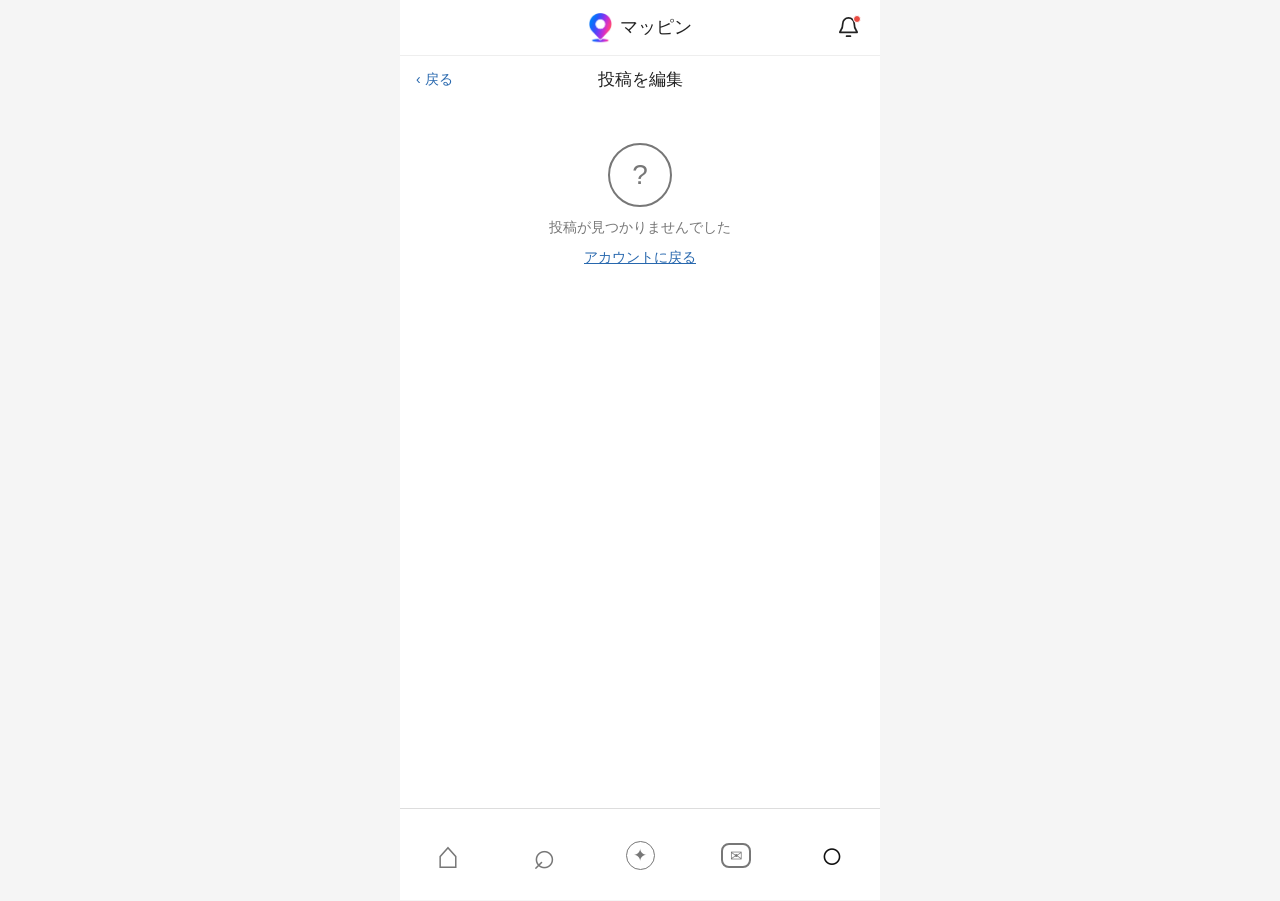
<file: post_edit.html>
<!doctype html>
<html lang="ja">
<head>
  <meta charset="utf-8">
  <meta name="viewport" content="width=device-width, initial-scale=1">
  <meta name="theme-color" content="#ffffff" media="(prefers-color-scheme: light)">
  <meta name="theme-color" content="#121212" media="(prefers-color-scheme: dark)">
  <title>mappin - 投稿を編集</title>
  <link rel="manifest" href="manifest.webmanifest">
  <link rel="apple-touch-icon" href="app-icon-180.png">
  <link rel="stylesheet" href="style.css">
  <script src="pwa.js" defer></script>
  <link rel="stylesheet" href="profile.css">
  <script src="profile.js"></script>
</head>
<body data-page="account">
  <div class="app">
    <header class="app-header">
      <div class="app-brand">
        <img class="app-logo" src="logo.png" alt="">
        <span class="app-brand-name">マッピン</span>
      </div>
      <button class="notification-button" id="notification-button" type="button" aria-label="通知" aria-expanded="false">
        <svg aria-hidden="true" viewBox="0 0 24 24" fill="none" stroke="currentColor" stroke-width="1.8" stroke-linecap="round" stroke-linejoin="round">
          <path d="M18 8a6 6 0 0 0-12 0c0 7-3 7-3 9h18c0-2-3-2-3-9M10 21h4" />
        </svg>
        <span class="notification-dot" aria-hidden="true"></span>
      </button>
      <div class="notification-panel" id="notification-panel" hidden>
        <strong>通知</strong>
        <p><span>♡</span> あなたの投稿にいいねがありました</p>
        <p><span>＋</span> 新しいおすすめ投稿があります</p>
      </div>
    </header>
    <main>
      <div class="sub-header">
        <a class="back-link" href="account.html">‹ 戻る</a>
        <h1>投稿を編集</h1>
        <span></span>
      </div>
      <!-- 投稿（posts テーブル） -->
      <form id="editForm" class="card" novalidate>
        <div class="feed-post-header">
          <span id="editAvatar" class="avatar" aria-hidden="true">🙂</span>
          <div class="feed-post-identity"><strong id="editAuthor"></strong><span id="editTime"></span></div>
        </div>
        <div id="editPhoto" class="edit-photo" hidden></div>
        <label class="field-label" for="editText">本文</label>
        <textarea id="editText" name="post_text" maxlength="280" rows="5" required></textarea>
        <p id="editCounter" class="edit-counter">0 / 280</p>
        <div id="editLocation" class="edit-location" hidden></div>
        <button id="saveButton" class="primary wide" type="submit">保存する</button>
        <a class="secondary wide button-link" href="account.html">キャンセル</a>
        <button id="deleteButton" class="delete-post-button" name="btn_delete_post" type="button">この投稿を削除</button>
      </form>
      <div id="notFound" class="empty-state" hidden>
        <span class="empty-icon" aria-hidden="true">?</span>
        投稿が見つかりませんでした
        <br><a href="account.html">アカウントに戻る</a>
      </div>
    </main>
    <!-- 投稿削除確認ダイアログ -->
    <div id="deleteConfirm" class="confirm-overlay" role="presentation">
      <div class="confirm-dialog" role="dialog" aria-modal="true" aria-labelledby="deleteTitle">
        <h2 id="deleteTitle">投稿を削除しますか？</h2>
        <p>削除した投稿は元に戻せません。<br>コメントやお気に入りも消えます。</p>
        <div class="confirm-actions">
          <button id="cancelDelete" class="confirm-no" type="button">キャンセル</button>
          <button id="confirmDelete" class="confirm-yes" type="button">削除する</button>
        </div>
      </div>
    </div>
    <div id="profileToast" class="profile-toast" role="status" aria-live="polite"></div>
    <nav aria-label="メインナビゲーション">
      <a href="index.html" aria-label="ホーム"><span aria-hidden="true">⌂</span></a>
      <a href="inspect.html" aria-label="検査"><span aria-hidden="true">⌕</span></a>
      <a href="ai.html" aria-label="AIと相談"><span class="ai-tab-icon" aria-hidden="true">✦</span></a>
      <a href="dm.html" aria-label="DM"><span class="dm-tab-icon" aria-hidden="true">✉</span></a>
      <a href="account.html" aria-label="アカウント" aria-current="page"><span aria-hidden="true">○</span></a>
    </nav>
  </div>
  <script>
    const postId = new URLSearchParams(location.search).get('id');
    const posts = readMyPosts();
    const post = posts.find((candidate) => candidate.id === postId);
    const form = document.querySelector('#editForm');
    const textInput = document.querySelector('#editText');
    const counter = document.querySelector('#editCounter');
    const saveButton = document.querySelector('#saveButton');

    if (!post) {
      form.hidden = true;
      document.querySelector('#notFound').hidden = false;
    } else {
      const profile = readProfile();
      document.querySelector('#editAvatar').replaceWith(createAvatar(profile.icon || [...profile.name][0]));
      document.querySelector('#editAuthor').textContent = profile.name;
      document.querySelector('#editTime').textContent = profileTime(post.createdAt) + (post.editedAt ? '（編集済み）' : '');
      textInput.value = post.text;
      if (post.photo) {
        const photo = document.querySelector('#editPhoto');
        photo.hidden = false;
        if (post.photo.startsWith('data:')) {
          const img = document.createElement('img');
          img.src = post.photo;
          img.alt = '投稿写真';
          photo.append(img);
        } else {
          photo.textContent = post.photo;
        }
      }
      if (post.locationEnabled) {
        const place = document.querySelector('#editLocation');
        place.hidden = false;
        place.textContent = `📍 ${post.locationName || '現在地周辺'}`;
      }
    }

    // 文字数チェック（1〜280文字）
    function updateCounter() {
      const length = [...textInput.value.trim()].length;
      counter.textContent = `${[...textInput.value].length} / 280`;
      counter.classList.toggle('error', length === 0 || [...textInput.value].length > 280);
      saveButton.disabled = length === 0 || [...textInput.value].length > 280;
    }
    textInput.addEventListener('input', updateCounter);
    updateCounter();

    // 保存してアカウント画面に戻る
    form.addEventListener('submit', (event) => {
      event.preventDefault();
      if (saveButton.disabled) return;
      post.text = textInput.value.trim();
      post.editedAt = Date.now();
      saveMyPosts(posts);
      goWithToast('account.html', '投稿を更新しました');
    });

    // 投稿削除（確認ダイアログを出してから消す）
    const deleteConfirm = document.querySelector('#deleteConfirm');
    document.querySelector('#deleteButton').addEventListener('click', () => {
      deleteConfirm.classList.add('visible');
      document.querySelector('#cancelDelete').focus();
    });
    document.querySelector('#cancelDelete').addEventListener('click', () => {
      deleteConfirm.classList.remove('visible');
    });
    document.querySelector('#confirmDelete').addEventListener('click', () => {
      saveMyPosts(posts.filter((candidate) => candidate.id !== postId));
      const engagement = readEngagementMap();
      delete engagement[postId];
      saveEngagementMap(engagement);
      goWithToast('account.html', '投稿を削除しました');
    });
  </script>
</body>
</html>
</file>
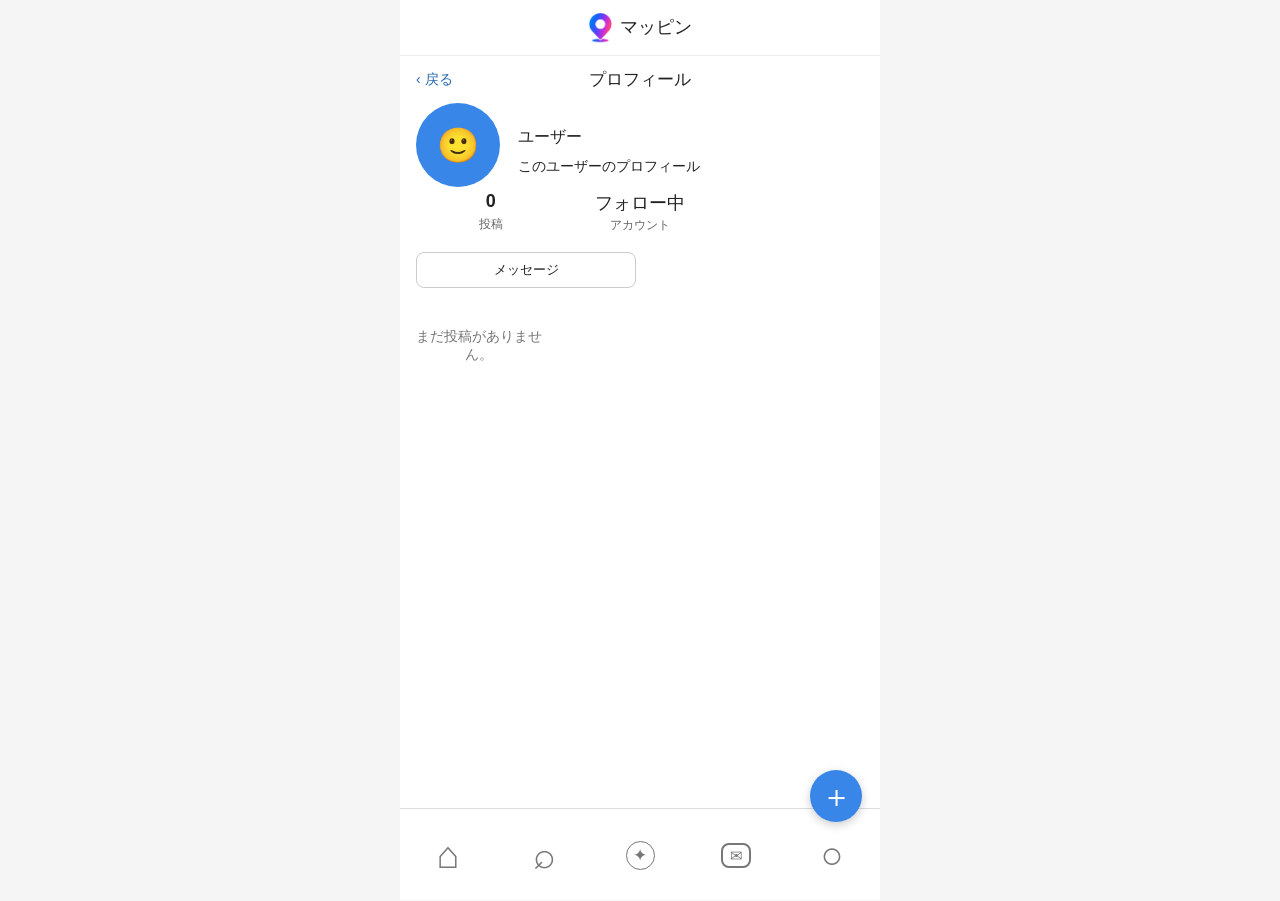
<file: user-profile.html>
<!doctype html>
<html lang="ja">
<head>
  <meta charset="utf-8">
  <meta name="viewport" content="width=device-width, initial-scale=1">
  <meta name="theme-color" content="#ffffff">
  <title>mappin - ユーザープロフィール</title>
  <link rel="manifest" href="manifest.webmanifest">
  <link rel="stylesheet" href="style.css">
  <link rel="stylesheet" href="profile.css">
  <script src="pwa.js" defer></script>
  <script src="profile.js"></script>
</head>
<body data-page="account">
  <div class="app">
    <header class="app-header">
      <div class="app-brand">
        <img class="app-logo" src="logo.png" alt="">
        <span class="app-brand-name">マッピン</span>
      </div>
    </header>
    <main>
      <div class="sub-header">
        <a class="back-link" href="follow.html?tab=following">‹ 戻る</a>
        <h1>プロフィール</h1>
        <span></span>
      </div>
      <section class="profile-head" aria-label="ユーザープロフィール">
        <span id="userAvatar" class="avatar profile-avatar" aria-hidden="true"></span>
        <div>
          <h2 id="userName" class="profile-name"></h2>
          <p id="userBio" class="profile-bio"></p>
        </div>
      </section>
      <div class="profile-stats">
        <div class="profile-stat"><strong id="userPostCount">0</strong><span>投稿</span></div>
        <div class="profile-stat"><strong>フォロー中</strong><span>アカウント</span></div>
      </div>
      <div class="profile-actions">
        <a id="messageLink" class="button-link" href="dm.html">メッセージ</a>
      </div>
      <section aria-label="ユーザーの投稿">
        <div id="userPosts" class="post-grid"></div>
      </section>
    </main>
    <nav aria-label="メインナビゲーション">
      <a href="index.html" aria-label="ホーム"><span aria-hidden="true">⌂</span></a>
      <a href="inspect.html" aria-label="検査"><span aria-hidden="true">⌕</span></a>
      <a href="ai.html" aria-label="AIと相談"><span class="ai-tab-icon" aria-hidden="true">✦</span></a>
      <a href="dm.html" aria-label="DM"><span class="dm-tab-icon" aria-hidden="true">✉</span></a>
      <a href="account.html" aria-label="アカウント"><span aria-hidden="true">○</span></a>
    </nav>
    <a class="post-float-button" href="post.html" aria-label="投稿を作成">＋</a>
  </div>
  <script>
    const author = new URLSearchParams(location.search).get('author') || 'ユーザー';
    const user = sampleFollowers.find((candidate) => candidate.author === author) || { author, avatar: findAvatar(author), bio: '' };
    const posts = samplePosts.filter((post) => post.author === author);
    const userAvatar = document.querySelector('#userAvatar');
    userAvatar.textContent = user.avatar || '🙂';
    document.querySelector('#userName').textContent = user.author;
    document.querySelector('#userBio').textContent = user.bio || 'このユーザーのプロフィール';
    document.querySelector('#userPostCount').textContent = posts.length;
    document.querySelector('#messageLink').href = `dm.html?person=${encodeURIComponent(user.author)}&avatar=${encodeURIComponent(user.avatar || '🙂')}`;
    const userPosts = document.querySelector('#userPosts');
    if (!posts.length) {
      userPosts.innerHTML = '<div class="empty-state">まだ投稿がありません。</div>';
    } else {
      posts.forEach((post) => {
        const tile = document.createElement('article');
        tile.className = `post-tile${post.photo ? '' : ' post-tile--text'}`;
        if (post.photo) {
          const photo = document.createElement('span');
          photo.className = 'post-tile-photo';
          photo.textContent = post.photo;
          tile.append(photo);
        } else {
          const text = document.createElement('span');
          text.className = 'post-tile-text';
          text.textContent = post.text;
          tile.append(text);
        }
        const place = document.createElement('span');
        place.className = 'post-tile-pin';
        place.textContent = post.locationName || '';
        tile.append(place);
        userPosts.append(tile);
      });
    }
  </script>
</body>
</html>
</file>
<file: style.css>
:root {
  font-family: Arial, "Hiragino Kaku Gothic ProN", "Yu Gothic", sans-serif;
  color: #222;
  background: #f5f5f5;
  color-scheme: light;
  font-synthesis: none;
}

* { box-sizing: border-box; }
body { margin: 0; min-width: 320px; }
body.overlay-open { overflow: hidden; }
button, textarea { font: inherit; }
button, a { cursor: pointer; }

.app {
  width: min(100%, 480px);
  min-height: 100dvh;
  margin: 0 auto;
  background: #fff;
  display: flex;
  flex-direction: column;
}

body[data-page="home"] .app {
  width: min(100%, 480px);
  height: 100dvh;
  min-height: 0;
  overflow: hidden;
}

header {
  position: relative;
  flex: 0 0 56px;
  height: 56px;
  min-height: 56px;
  display: flex;
  align-items: center;
  padding: 0 18px;
  border-bottom: 1px solid #eee;
  font-size: 18px;
  font-weight: 700;
}

.app-header {
  position: relative;
  z-index: 4;
}

.app-header .app-brand {
  position: absolute;
  top: 50%;
  left: 50%;
  transform: translate(-50%, -50%);
}

.app-brand {
  display: flex;
  align-items: center;
  gap: 8px;
}

.app-logo {
  display: block;
  flex: 0 0 24px;
  width: 24px;
  max-width: 24px;
  height: auto;
}

.app-brand-name { font-size: 18px; font-weight: 700; }

.notification-button {
  position: absolute;
  top: 50%;
  right: 12px;
  width: 40px;
  height: 40px;
  padding: 0;
  display: grid;
  place-items: center;
  border: 0;
  border-radius: 50%;
  background: transparent;
  color: #222;
  transform: translateY(-50%);
}

.notification-button svg { width: 23px; height: 23px; }
.notification-button:hover { background: #f2f2f2; }
.notification-dot { position: absolute; top: 7px; right: 7px; width: 8px; height: 8px; border: 1px solid white; border-radius: 50%; background: #e94b42; }
.notification-panel {
  position: absolute;
  z-index: 5;
  top: calc(100% - 4px);
  right: 12px;
  width: min(300px, calc(100vw - 24px));
  padding: 14px;
  border: 1px solid #ddd;
  border-radius: 10px;
  background: white;
  box-shadow: 0 4px 18px #0002;
  font-size: 13px;
}

.notification-panel p { margin: 12px 0 0; color: #555; }
.notification-panel p span { margin-right: 6px; color: #e94b42; }
.pwa-update-prompt {
  position: fixed;
  z-index: 30;
  right: 12px;
  bottom: calc(12px + env(safe-area-inset-bottom, 0px));
  left: 12px;
  width: min(480px, calc(100% - 24px));
  margin: 0 auto;
  padding: 12px;
  display: flex;
  align-items: center;
  justify-content: space-between;
  gap: 10px;
  border: 1px solid #ddd;
  border-radius: 10px;
  background: #fff;
  box-shadow: 0 4px 18px #0003;
  font-size: 13px;
}
.pwa-update-prompt button {
  flex: 0 0 auto;
  padding: 8px 10px;
  border: 0;
  border-radius: 5px;
  background: #222;
  color: #fff;
}
.pwa-update-prompt .pwa-update-later {
  padding-right: 0;
  padding-left: 0;
  background: transparent;
  color: #666;
}
main { flex: 1; padding: 16px; }
body[data-page="home"] main {
  position: relative;
  min-height: 0;
  padding: 0;
  overflow: hidden;
}

.page-title { margin: 4px 0 16px; font-size: 20px; }
.map {
  height: min(62dvh, 560px);
  min-height: 350px;
  position: relative;
  overflow: hidden;
  border: 1px solid #ddd;
  background-color: #e9eee4;
  background-image:
    linear-gradient(28deg, transparent 47%, #fff 48%, #fff 51%, transparent 52%),
    linear-gradient(112deg, transparent 43%, #fff 44%, #fff 47%, transparent 48%),
    linear-gradient(0deg, transparent 68%, #d8e1d1 69%, #d8e1d1 76%, transparent 77%),
    linear-gradient(90deg, transparent 18%, #d8e1d1 19%, #d8e1d1 26%, transparent 27%);
  background-size: 210px 180px, 260px 230px, 100% 100%, 100% 100%;
}

body[data-page="home"] .map {
  position: absolute;
  inset: 0;
  width: 100%;
  height: 100%;
  min-height: 0;
  border: 0;
  background: #e9eee4 url("bg.png") center / cover no-repeat;
}

.map-label {
  position: absolute;
  color: #788072;
  font-size: 12px;
  background: #e9eee4cc;
  padding: 3px 5px;
  border-radius: 3px;
}

.map-post {
  position: absolute;
  z-index: 2;
  display: flex;
  flex-direction: column;
  align-items: center;
  transform: translateX(-50%);
}

.comment-bubble {
  position: relative;
  display: flex;
  align-items: flex-start;
  gap: 6px;
  width: max-content;
  max-width: min(210px, 54vw);
  margin-bottom: 8px;
  padding: 8px 10px;
  border: 1px solid #ddd;
  border-radius: 8px;
  background: white;
  box-shadow: 0 2px 6px #0002;
  color: #222;
  font-size: 12px;
  line-height: 1.4;
  overflow-wrap: anywhere;
  text-align: left;
  cursor: pointer;
  font-family: inherit;
}

.comment-avatar {
  flex: 0 0 auto;
  width: 22px;
  height: 22px;
  display: inline-grid;
  place-items: center;
  overflow: hidden;
  border-radius: 50%;
  background: #e7edf2;
  font-size: 14px;
  line-height: 1;
}

.comment-bubble::after {
  content: "";
  position: absolute;
  left: 50%;
  bottom: -6px;
  width: 10px;
  height: 10px;
  border-right: 1px solid #ddd;
  border-bottom: 1px solid #ddd;
  background: white;
  transform: translateX(-50%) rotate(45deg);
}

.pin {
  position: absolute;
  width: 22px;
  height: 22px;
  border: 3px solid white;
  border-radius: 50% 50% 50% 0;
  background: #e94b42;
  transform: rotate(-45deg);
  box-shadow: 0 1px 4px #0005;
}

.map-post--orange .pin { background: #ed8b2c; }
.map-post--purple .pin { background: #9664c8; }
.map-post--green .pin { background: #4c9a62; }
.map-post--blue .pin { background: #4389d3; }

.map-post .pin {
  position: relative;
  left: auto;
  top: auto;
}

.pin::after {
  content: "";
  position: absolute;
  width: 6px;
  height: 6px;
  left: 5px;
  top: 5px;
  border-radius: 50%;
  background: white;
}

.pin-cluster-count {
  position: absolute;
  top: calc(100% - 16px);
  left: calc(50% + 10px);
  min-width: 21px;
  height: 21px;
  display: grid;
  place-items: center;
  padding: 0 4px;
  border: 2px solid white;
  border-radius: 12px;
  background: #222;
  color: white;
  font-size: 10px;
  font-weight: 700;
  box-shadow: 0 1px 4px #0004;
}

.pin.current {
  width: 18px;
  height: 18px;
  border: 3px solid white;
  border-radius: 50%;
  background: #3786e8;
  box-shadow: 0 0 0 7px #3786e833;
  transform: none;
}

.pin.current::after { display: none; }
.map-caption { margin: 10px 0 0; color: #666; font-size: 13px; }

.primary, .secondary {
  min-height: 44px;
  padding: 0 16px;
  border: 1px solid #222;
  border-radius: 5px;
  background: #222;
  color: white;
}

.secondary { background: #fff; color: #222; }
.wide { width: 100%; margin-top: 12px; }
.button-link { display: flex; align-items: center; justify-content: center; text-decoration: none; }
.field-label { display: block; margin: 18px 0 8px; font-weight: 700; }
textarea {
  width: 100%;
  min-height: 140px;
  padding: 12px;
  border: 1px solid #ccc;
  border-radius: 5px;
  resize: vertical;
}

.location-row {
  display: flex;
  justify-content: space-between;
  align-items: center;
  gap: 12px;
  margin-top: 16px;
  padding: 12px;
  border: 1px solid #ddd;
  border-radius: 5px;
  font-size: 14px;
}

.location-state { color: #38804a; }
.card { padding: 14px; margin-bottom: 12px; border: 1px solid #ddd; border-radius: 5px; }
.card p { margin: 8px 0 0; white-space: pre-wrap; }
.muted { color: #777; font-size: 13px; }
nav {
  position: sticky;
  bottom: 0;
  display: grid;
  grid-template-columns: repeat(5, 1fr);
  height: calc(92px + env(safe-area-inset-bottom, 0px));
  min-height: calc(92px + env(safe-area-inset-bottom, 0px));
  padding-bottom: env(safe-area-inset-bottom, 0px);
  border-top: 1px solid #ddd;
  background: white;
}

nav a {
  display: flex;
  min-width: 0;
  min-height: 92px;
  align-items: center;
  justify-content: center;
  color: #777;
  text-decoration: none;
  -webkit-tap-highlight-color: transparent;
}

nav a[aria-current="page"] { color: #111; font-weight: 700; }
nav span { display: block; font-size: 38px; line-height: 1; }
.ai-tab-icon { display: grid; width: 29px; height: 29px; place-items: center; border: 1px solid currentColor; border-radius: 50%; font-size: 17px; }
.dm-tab-icon { display: grid; width: 30px; height: 25px; place-items: center; border: 2px solid currentColor; border-radius: 8px; font-size: 15px; line-height: 1; }
.post-float-button { position: fixed; z-index: 6; right: max(18px, calc((100vw - 480px) / 2 + 18px)); bottom: 78px; display: grid; width: 52px; height: 52px; place-items: center; border-radius: 50%; color: #fff; background: #3786e8; box-shadow: 0 3px 10px #0003; font-size: 31px; line-height: 1; text-decoration: none; }
.post-float-button:hover { background: #2868ae; }
.notice { min-height: 20px; margin: 10px 0 0; color: #38804a; font-size: 13px; }

.post-overlay[hidden], .post-photo[hidden], .replying-to[hidden] { display: none; }
.post-overlay {
  position: fixed;
  z-index: 20;
  inset: 0;
  display: flex;
  align-items: center;
  justify-content: center;
  padding: 12px;
  background: #0006;
}

.post-feed-dialog {
  width: min(100%, 640px);
  height: min(94dvh, 900px);
  display: flex;
  flex-direction: column;
  overflow: hidden;
  border-radius: 12px;
  background: #f6f7f8;
  box-shadow: 0 12px 40px #0004;
}

.post-feed-header {
  position: relative;
  height: auto;
  flex: 0 0 auto;
  min-height: 62px;
  display: grid;
  grid-template-columns: 1fr 1fr;
  align-items: center;
  gap: 8px;
  padding: 8px 12px;
  border-bottom: 1px solid #eee;
  background: white;
  font-size: initial;
  font-weight: 400;
}

.post-feed-heading { position: absolute; left: 50%; width: min(calc(100% - 150px), 360px); min-width: 0; display: grid; justify-items: center; gap: 2px; transform: translateX(-50%); text-align: center; }
.post-feed-header small { max-width: 100%; overflow: hidden; color: #777; font-size: 12px; text-overflow: ellipsis; white-space: nowrap; }
.post-feed-header strong { max-width: 100%; overflow: hidden; font-size: 16px; text-overflow: ellipsis; white-space: nowrap; }
.feed-back-button { justify-self: start; padding: 6px 0; border: 0; background: transparent; color: #555; font-size: 13px; white-space: nowrap; }
.feed-back-button:disabled { color: #aaa; cursor: default; }
.feed-back-button:not(:disabled) { color: #35a9d6; }
.post-feed-header .close-button { justify-self: end; }
.post-feed-scroll { min-height: 0; flex: 1; overflow-y: auto; overscroll-behavior: contain; }
.post-feed-list { display: grid; gap: 10px; padding: 10px; }
.feed-post { padding: 14px 16px; border: 1px solid #e8e8e8; border-radius: 10px; background: white; }
.feed-post-header { min-width: 0; display: flex; align-items: center; gap: 9px; }
.feed-post-header .avatar { width: 38px; height: 38px; }
.profile-avatar-button { flex: 0 0 auto; padding: 0; border: 0; border-radius: 50%; background: transparent; }
.profile-avatar-button:hover { opacity: .75; }
.profile-summary { display: flex; align-items: center; gap: 12px; margin-bottom: 14px; padding: 14px; border-bottom: 1px solid #eee; }
.profile-summary .avatar { width: 52px; height: 52px; font-size: 24px; }
.profile-summary h2 { margin: 0; font-size: 18px; }
.profile-summary p { margin: 4px 0 0; color: #777; font-size: 12px; }
.feed-post-identity { min-width: 0; display: grid; gap: 3px; }
.feed-post-identity strong { overflow: hidden; font-size: 13px; text-overflow: ellipsis; white-space: nowrap; }
.feed-post-identity > span { overflow: hidden; color: #888; font-size: 11px; text-overflow: ellipsis; white-space: nowrap; }
.feed-post-identity .feed-place { width: fit-content; max-width: 100%; overflow: hidden; padding: 0; border: 0; background: transparent; color: #888; font-size: 11px; text-align: left; text-overflow: ellipsis; white-space: nowrap; }
.feed-post-identity .feed-place:hover { color: #222; text-decoration: underline; }
.feed-follow { flex: 0 0 auto; margin-left: auto; padding: 6px 10px; border: 1px solid #222; border-radius: 18px; background: white; font-size: 12px; white-space: nowrap; }
.feed-follow.is-following { background: #222; color: white; }
.feed-post-time { flex: 0 0 auto; margin-left: auto; color: #888; font-size: 11px; }
.feed-post-text { margin: 12px 0; font-size: 14px; line-height: 1.55; white-space: pre-wrap; overflow-wrap: anywhere; }
.feed-post-photo { min-height: 170px; display: grid; place-items: center; border-radius: 8px; background: linear-gradient(145deg, #fff2c6, #f2cf87); font-size: 78px; }
.feed-post-actions { display: flex; align-items: center; gap: 22px; min-height: 44px; border-bottom: 1px solid #eee; }
.feed-post-actions button { display: inline-flex; align-items: center; gap: 5px; padding: 6px 3px; border: 0; background: transparent; color: #555; font-size: 13px; }
.feed-post-actions button > span:first-child { font-size: 21px; }
.feed-post-actions button.is-active { color: #e34f5f; }
.feed-post-actions [data-feed-action="bookmark"].is-active { color: #4389d3; }
.feed-post-actions time { margin-left: auto; color: #888; font-size: 11px; }
.feed-comments { padding-top: 8px; }
.feed-comments-list { display: grid; gap: 8px; }
.feed-comment { display: flex; align-items: flex-start; gap: 8px; }
.feed-comment .small-avatar { width: 27px; height: 27px; font-size: 15px; }
.feed-comment-body { min-width: 0; flex: 1; }
.feed-comment-meta { display: flex; align-items: baseline; gap: 8px; }
.feed-comment-meta strong { overflow: hidden; font-size: 12px; text-overflow: ellipsis; white-space: nowrap; }
.feed-comment-meta time { margin-left: auto; flex: 0 0 auto; color: #888; font-size: 10px; }
.feed-comment-body > p { margin: 3px 0 0; font-size: 12px; line-height: 1.45; white-space: pre-wrap; overflow-wrap: anywhere; }
.feed-reply-button { margin-top: 3px; padding: 0; border: 0; background: transparent; color: #777; font-size: 11px; }
.feed-comment-actions { display: inline-flex; gap: 8px; margin-left: 8px; }
.feed-comment-actions button { padding: 0; border: 0; background: transparent; color: #777; font-size: 11px; }
.feed-comment-actions button:hover { color: #2868ae; }
.comment-action-modal { position: absolute; z-index: 4; inset: 0; display: grid; place-items: center; padding: 20px; background: #0006; }
.comment-action-modal[hidden] { display: none; }
.comment-action-dialog { width: min(100%, 340px); padding: 20px; border-radius: 12px; background: #fff; box-shadow: 0 8px 30px #0004; }
.comment-action-dialog h2 { margin: 0; font-size: 17px; }
.comment-action-dialog p { margin: 9px 0 0; color: #68717c; font-size: 13px; line-height: 1.5; }
.comment-edit-input { width: 100%; min-height: 100px; margin-top: 14px; padding: 10px 12px; border: 1px solid #d2d6da; border-radius: 7px; resize: vertical; font: inherit; }
.comment-edit-input:focus { border-color: #3786e8; outline: 0; box-shadow: 0 0 0 3px #3786e822; }
.comment-action-buttons { display: grid; grid-template-columns: 1fr 1fr; gap: 8px; margin-top: 16px; }
.comment-action-buttons button { min-height: 40px; border-radius: 6px; font-weight: 700; }
.comment-action-cancel { border: 1px solid #d2d6da; color: #39434d; background: #fff; }
.comment-action-save { border: 1px solid #3786e8; color: #fff; background: #3786e8; }
.comment-action-delete { border: 1px solid #d94b4b; color: #fff; background: #d94b4b; }
.feed-replies { display: grid; gap: 8px; margin: 8px 0 0 8px; padding-left: 9px; border-left: 2px solid #eee; }
.feed-replying { margin: 8px 0 0; color: #777; font-size: 11px; }
.feed-replying[hidden] { display: none; }
.feed-comment-form { display: flex; gap: 8px; margin-top: 10px; }
.feed-comment-form[hidden] { display: none; }
.feed-comment-form input { min-width: 0; flex: 1; padding: 9px 12px; border: 1px solid #ddd; border-radius: 20px; }
.feed-comment-form button { padding: 8px 12px; border: 0; border-radius: 20px; background: #222; color: white; }
.feed-loader { padding: 8px 12px 20px; color: #888; font-size: 12px; text-align: center; }

.post-detail {
  width: min(100%, 560px);
  height: min(92dvh, 820px);
  display: flex;
  flex-direction: column;
  overflow: hidden;
  border-radius: 12px;
  background: #fff;
  box-shadow: 0 12px 40px #0004;
}

.post-detail-scroll {
  min-height: 0;
  flex: 1;
  overflow-y: auto;
  overscroll-behavior: contain;
}

.post-author-row {
  position: sticky;
  z-index: 1;
  top: 0;
  display: flex;
  align-items: center;
  gap: 10px;
  min-height: 64px;
  padding: 10px 16px;
  border-bottom: 1px solid #eee;
  background: #fff;
}

.avatar {
  width: 40px;
  height: 40px;
  display: inline-flex;
  flex: 0 0 auto;
  align-items: center;
  justify-content: center;
  border-radius: 50%;
  background: #e9eee4;
  font-size: 22px;
}

.small-avatar { width: 32px; height: 32px; font-size: 18px; }
.follow-button { margin-left: auto; padding: 7px 13px; border: 1px solid #222; border-radius: 18px; background: white; }
.follow-button.is-following { background: #222; color: white; }
.close-button { width: 36px; height: 36px; border: 0; border-radius: 50%; background: #f1f1f1; font-size: 25px; line-height: 1; }
.detail-text { margin: 0; padding: 16px; white-space: pre-wrap; overflow-wrap: anywhere; }
.post-photo {
  min-height: 220px;
  margin: 0 16px 12px;
  display: grid;
  place-items: center;
  border-radius: 8px;
  background: linear-gradient(145deg, #fff2c6, #f2cf87);
  font-size: 100px;
}

.post-actions { display: flex; align-items: center; gap: 18px; padding: 8px 16px 14px; border-bottom: 1px solid #eee; }
.post-actions button { display: inline-flex; align-items: center; gap: 6px; border: 0; background: transparent; color: #555; font-size: 15px; }
.post-actions button span:first-child { font-size: 23px; }
.post-actions button.is-active { color: #e34f5f; }
.post-actions [data-action="bookmark"].is-active { color: #4389d3; }
.post-time { margin-left: auto; color: #777; font-size: 12px; white-space: nowrap; }
.comments-section { padding: 0 16px 12px; }
.comments-section h2 { margin: 14px 0 8px; font-size: 15px; }
.comments-list { display: grid; gap: 14px; }
.comments-list { max-height: min(32dvh, 280px); overflow-y: auto; padding-right: 4px; }
.comment-item { display: flex; align-items: flex-start; gap: 9px; }
.comment-content { min-width: 0; flex: 1; }
.comment-meta { display: flex; align-items: baseline; gap: 8px; }
.comment-content strong { min-width: 0; overflow: hidden; font-size: 13px; text-overflow: ellipsis; white-space: nowrap; }
.comment-time { margin-left: auto; flex: 0 0 auto; color: #888; font-size: 11px; }
.comment-content p { margin: 3px 0 5px; font-size: 14px; white-space: pre-wrap; overflow-wrap: anywhere; }
.reply-button { padding: 0; border: 0; background: transparent; color: #777; font-size: 12px; }
.comment-replies { display: grid; gap: 10px; margin: 10px 0 0 8px; padding-left: 12px; border-left: 2px solid #eee; }
.comment-composer { display: flex; align-items: center; gap: 9px; padding: 10px 14px; border-top: 1px solid #eee; background: white; }
.comment-composer input { min-width: 0; flex: 1; padding: 10px 12px; border: 1px solid #ddd; border-radius: 20px; }
.comment-composer button { padding: 9px 12px; border: 0; border-radius: 20px; background: #222; color: white; }
.replying-to { margin: 0; padding: 4px 16px 8px; color: #777; font-size: 12px; }
.visually-hidden { position: absolute; width: 1px; height: 1px; padding: 0; margin: -1px; overflow: hidden; clip: rect(0, 0, 0, 0); white-space: nowrap; border: 0; }

@media (max-width: 480px) {
  .post-overlay { align-items: flex-end; padding: 0 10px; }
  .post-feed-dialog { width: 100%; height: 94dvh; border-radius: 14px 14px 0 0; }
  .post-feed-header { gap: 4px; padding: 8px 10px; }
  .post-feed-list { padding: 8px; }
  .post-detail { width: 100%; height: 92dvh; border-radius: 14px 14px 0 0; }
  .post-photo { min-height: 180px; }
}

@media (prefers-color-scheme: dark) {
  :root, body {
    color: #eee;
    background: #121212;
    color-scheme: dark;
  }

  .app { background: #1c1c1e; }
  header { border-color: #333; }
  .notification-button { color: #eee; }
  .notification-button:hover, .close-button { background: #333; }
  .notification-panel {
    border-color: #444;
    background: #252527;
    color: #eee;
  }
  .notification-panel p { color: #bbb; }
  .pwa-update-prompt {
    border-color: #444;
    background: #252527;
    color: #eee;
  }
  .pwa-update-prompt button { background: #eee; color: #222; }
  .pwa-update-prompt .pwa-update-later { background: transparent; color: #bbb; }

  .map-label {
    color: #e0e5dc;
    background: #252b24cc;
  }
  body[data-page="home"] .map {
    background-image: url("bg2.png");
  }
  .comment-bubble {
    border-color: #444;
    background: #252527;
    color: #eee;
  }
  .comment-bubble::after {
    border-color: #444;
    background: #252527;
  }
  .comment-avatar { background: #343b40; }

  .secondary { border-color: #777; background: #292929; color: #eee; }
  textarea, input, select {
    border-color: #555;
    background-color: #242424;
    color: #eee;
  }
  textarea::placeholder, input::placeholder { color: #999; }
  .location-row, .card { border-color: #444; }
  .muted, .map-caption { color: #aaa; }

  nav {
    border-color: #444;
    background: #1c1c1e;
  }
  nav a[aria-current="page"] { color: #eee; }

  .post-feed-dialog { background: #1c1c1e; }
  .post-feed-header {
    border-color: #38383a;
    background: #252527;
  }
  .post-feed-header small, .feed-post-identity > span,
  .feed-post-identity .feed-place, .feed-post-time, .feed-comment-meta time {
    color: #aaa;
  }
  .feed-back-button { color: #ccc; }
  .feed-post {
    border-color: #3a3a3c;
    background: #252527;
  }
  .feed-post-identity .feed-place:hover { color: #eee; }
  .feed-follow { border-color: #777; background: #252527; color: #eee; }
  .feed-follow.is-following { background: #eee; color: #222; }
  .feed-post-actions { border-color: #38383a; }
  .feed-post-actions button, .feed-reply-button { color: #bbb; }
  .feed-replies { border-color: #444; }
  .feed-comment-form input { border-color: #555; }
  .feed-comment-form button { background: #eee; color: #222; }

  .post-detail { background: #1c1c1e; }
  .post-author-row, .comment-composer {
    border-color: #38383a;
    background: #252527;
  }
  .follow-button { border-color: #777; background: #252527; color: #eee; }
  .follow-button.is-following { background: #eee; color: #222; }
  .post-actions { border-color: #38383a; }
  .post-actions button, .reply-button { color: #bbb; }
  .comment-replies { border-color: #444; }
  .comment-composer input { border-color: #555; }
  .comment-composer button { background: #eee; color: #222; }
  .post-time, .comment-time, .replying-to { color: #aaa; }
}
</file>
<file: profile.css>
/* プロフィール・投稿編集・お気に入り一覧・フォロー一覧の共通スタイル */
.profile-head { display: flex; align-items: center; gap: 18px; }
.profile-avatar { width: 84px; height: 84px; flex: 0 0 84px; overflow: hidden; border-radius: 50%; color: #fff; background: #3786e8; font-size: 34px; font-weight: 700; }
.avatar-initial { color: #fff; background: #3786e8; font-size: 17px; font-weight: 700; }
.profile-avatar img, .avatar img { width: 100%; height: 100%; object-fit: cover; border-radius: 50%; }
.profile-stats { display: grid; flex: 1; grid-template-columns: repeat(3, 1fr); text-align: center; }
.profile-stat { display: grid; gap: 2px; padding: 4px 0; border: 0; border-radius: 6px; color: inherit; background: transparent; text-decoration: none; }
a.profile-stat:hover { background: #f2f2f2; }
.profile-stat strong { font-size: 18px; }
.profile-stat span { color: #666; font-size: 12px; }
.profile-name { margin: 14px 0 0; font-size: 16px; }
.profile-email { margin: 2px 0 0; color: #777; font-size: 12px; }
.profile-bio { margin: 8px 0 0; font-size: 14px; line-height: 1.55; white-space: pre-wrap; overflow-wrap: anywhere; }
.profile-actions { display: grid; grid-template-columns: 1fr 1fr; gap: 8px; margin-top: 14px; }
.profile-actions a { min-height: 36px; border: 1px solid #ccc; border-radius: 8px; color: #222; background: #fff; font-size: 13px; font-weight: 700; }

.profile-tabs { display: grid; grid-template-columns: repeat(3, 1fr); margin: 18px -16px 0; border-top: 1px solid #e3e3e3; }
.profile-tab { display: flex; justify-content: center; align-items: center; gap: 5px; min-height: 44px; border: 0; border-top: 2px solid transparent; margin-top: -1px; color: #888; background: transparent; font-size: 13px; text-decoration: none; }
.profile-tab[aria-selected="true"] { border-top-color: #222; color: #222; font-weight: 700; }
.profile-tab .tab-icon { font-size: 17px; }

.post-grid { display: grid; grid-template-columns: repeat(3, 1fr); gap: 2px; margin: 0 -16px; }
.post-tile { position: relative; display: grid; aspect-ratio: 1; place-items: center; overflow: hidden; padding: 8px; border: 0; color: #333; background: linear-gradient(145deg, #fff2c6, #f2cf87); text-decoration: none; }
.post-tile--text { background: linear-gradient(145deg, #e8f1fc, #c9dcf5); }
.post-tile-photo { font-size: 46px; line-height: 1; }
.post-tile-photo img { width: 100%; height: 100%; object-fit: cover; }
.post-tile-text { display: -webkit-box; overflow: hidden; font-size: 12px; line-height: 1.45; text-align: center; -webkit-box-orient: vertical; -webkit-line-clamp: 4; overflow-wrap: anywhere; }
.post-tile-pin { position: absolute; left: 6px; bottom: 5px; max-width: calc(100% - 12px); overflow: hidden; color: #333c; font-size: 10px; text-overflow: ellipsis; white-space: nowrap; }
.post-tile:hover { filter: brightness(.95); }

.empty-state { padding: 40px 12px; color: #777; font-size: 14px; text-align: center; }
.empty-state .empty-icon { display: grid; width: 64px; height: 64px; margin: 0 auto 12px; place-items: center; border: 2px solid currentColor; border-radius: 50%; font-size: 28px; }
.empty-state a { display: inline-block; margin-top: 12px; color: #2868ae; font-weight: 700; }

/* 一覧画面の上部（戻る + タイトル） */
.sub-header { display: grid; grid-template-columns: 64px 1fr 64px; align-items: center; margin: -4px 0 12px; }
.sub-header h1 { margin: 0; font-size: 17px; text-align: center; }
.back-link { color: #2868ae; font-size: 14px; text-decoration: none; }

/* フォロー・フォロワー */
.follow-tabs { display: grid; grid-template-columns: 1fr 1fr; margin: 0 -16px 8px; border-bottom: 1px solid #e3e3e3; }
.follow-tabs .profile-tab { border-top: 0; border-bottom: 2px solid transparent; margin: 0 0 -1px; }
.follow-tabs .profile-tab[aria-selected="true"] { border-bottom-color: #222; }
.user-list { display: grid; }
.user-row { display: flex; align-items: center; gap: 12px; padding: 10px 0; border-bottom: 1px solid #eee; }
.user-row .avatar { width: 46px; height: 46px; }
.user-profile-link { flex: 0 0 auto; border-radius: 50%; }
.user-profile-link:hover { opacity: .75; }
.user-copy { display: grid; min-width: 0; flex: 1; gap: 2px; }
.user-copy strong { overflow: hidden; font-size: 14px; text-overflow: ellipsis; white-space: nowrap; }
.user-copy span { overflow: hidden; color: #777; font-size: 12px; text-overflow: ellipsis; white-space: nowrap; }
.user-name-link { min-width: 0; color: inherit; text-decoration: none; }
.user-name-link:hover { text-decoration: underline; }

/* 投稿編集 */
.edit-photo { display: grid; min-height: 160px; margin-top: 12px; place-items: center; border-radius: 8px; background: linear-gradient(145deg, #fff2c6, #f2cf87); font-size: 70px; }
.edit-photo img { width: 100%; max-height: 280px; object-fit: cover; border-radius: 8px; }
.edit-location { display: flex; align-items: center; gap: 6px; width: fit-content; margin-top: 12px; padding: 6px 10px; border: 1px solid #c9ebdc; border-radius: 5px; color: #176b53; background: #f0fbf6; font-size: 12px; }
.edit-counter { margin: 6px 0 0; color: #777; font-size: 12px; text-align: right; }
.edit-counter.error { color: #c22; font-weight: 700; }
.delete-post-button { width: 100%; min-height: 44px; margin-top: 24px; border: 1px solid #d94b4b; border-radius: 5px; color: #c43131; background: #fff; font-weight: 700; }
.delete-post-button:hover { background: #fff5f5; }
.primary:disabled { cursor: not-allowed; opacity: .45; }

/* 確認ダイアログ（投稿削除・お気に入り解除） */
.confirm-overlay { position: fixed; z-index: 10; inset: 0; display: none; place-items: center; padding: 20px; background: #0006; }
.confirm-overlay.visible { display: grid; }
.confirm-dialog { width: min(100%, 340px); padding: 22px; border-radius: 10px; background: #fff; box-shadow: 0 8px 30px #0003; text-align: center; }
.confirm-dialog h2 { margin: 0; font-size: 17px; }
.confirm-dialog p { margin: 9px 0 0; color: #68717c; font-size: 13px; line-height: 1.5; }
.confirm-actions { display: grid; grid-template-columns: 1fr 1fr; gap: 8px; margin-top: 20px; }
.confirm-actions button { min-height: 40px; border-radius: 5px; font-weight: 700; }
.confirm-no { border: 1px solid #ccc; color: #333; background: #fff; }
.confirm-yes { border: 1px solid #c43131; color: #fff; background: #c43131; }

.profile-toast { position: fixed; z-index: 12; left: 50%; bottom: 84px; padding: 10px 16px; border-radius: 20px; color: #fff; background: #222e; font-size: 13px; opacity: 0; pointer-events: none; transform: translate(-50%, 8px); transition: opacity .2s, transform .2s; }
.profile-toast.visible { opacity: 1; transform: translate(-50%, 0); }

@media (prefers-color-scheme: dark) {
  .profile-stat span, .profile-email, .profile-tab, .empty-state, .user-copy span, .edit-counter { color: #aaa; }
  a.profile-stat:hover { background: #2a2a2c; }
  .profile-actions a { border-color: #555; color: #eee; background: #292929; }
  .profile-tabs, .follow-tabs, .user-row { border-color: #38383a; }
  .profile-tab[aria-selected="true"] { border-color: #eee; color: #eee; }
  .follow-tabs .profile-tab[aria-selected="true"] { border-bottom-color: #eee; }
  .post-tile { color: #222; }
  .back-link, .empty-state a { color: #6fb0f5; }
  .edit-location { border-color: #285643; color: #a4dbc3; background: #152820; }
  .delete-post-button { background: #292929; color: #ff8a8a; border-color: #a33; }
  .confirm-dialog { background: #252527; color: #eee; }
  .confirm-dialog p { color: #aaa; }
  .confirm-no { border-color: #555; color: #eee; background: #292929; }
  .profile-toast { background: #eeee; color: #222; }
}

/* アカウント画面（インスタ風） */
.ig-profile { padding-top: 22px; }
.ig-head { display: flex; align-items: center; gap: 20px; }
.ig-avatar-wrap { flex: 0 0 auto; }
.ig-avatar { width: 88px; height: 88px; font-size: 34px; }
.ig-info { min-width: 0; flex: 1; }
.ig-name-row { display: flex; align-items: center; gap: 8px; }
.ig-name { min-width: 0; margin: 0; overflow: hidden; font-size: 19px; text-overflow: ellipsis; white-space: nowrap; }
.ig-icon-button { display: grid; width: 32px; height: 32px; flex: 0 0 32px; place-items: center; padding: 0; border: 0; border-radius: 50%; color: inherit; background: transparent; }
.ig-icon-button:hover { background: #f2f2f2; }
.ig-icon-button svg, .ig-tab svg, .ig-empty-icon svg { width: 22px; height: 22px; fill: none; stroke: currentColor; stroke-width: 1.8; stroke-linejoin: round; stroke-linecap: round; }
.ig-stats { display: flex; flex-wrap: wrap; gap: 4px 14px; margin-top: 10px; font-size: 13px; }
.ig-stats a { color: inherit; text-decoration: none; }
.ig-stats a:hover { text-decoration: underline; }
.ig-stats strong { margin: 0 1px; }
.ig-bio { margin: 14px 0 0; font-size: 14px; line-height: 1.55; white-space: pre-wrap; overflow-wrap: anywhere; }
.ig-bio:empty { display: none; }
.ig-actions { display: grid; grid-template-columns: 1fr 1fr; gap: 8px; margin-top: 16px; }
.ig-actions a { min-height: 36px; border-radius: 8px; color: #222; background: #efefef; font-size: 13px; font-weight: 700; }
.ig-actions a:hover { background: #e2e2e2; }
.ig-tabs { display: grid; grid-template-columns: repeat(3, 1fr); margin: 20px -16px 0; border-bottom: 1px solid #e3e3e3; }
.ig-tab { display: grid; min-height: 46px; place-items: center; margin-bottom: -1px; padding: 0; border: 0; border-bottom: 2px solid transparent; color: #999; background: transparent; }
.ig-tab[aria-selected="true"] { border-bottom-color: #222; color: #222; }
.ig-profile .post-grid { margin-top: 2px; }
.ig-empty { padding: 44px 12px; text-align: center; }
.ig-empty-icon { display: grid; width: 64px; height: 64px; margin: 0 auto; place-items: center; border: 2px solid currentColor; border-radius: 50%; }
.ig-empty-icon svg { width: 30px; height: 30px; }
.ig-empty h2 { margin: 16px 0 0; font-size: 22px; }
.ig-empty p { margin: 8px 0 0; color: #777; font-size: 13px; }
.ig-empty a { display: inline-block; margin-top: 14px; color: #3786e8; font-size: 13px; font-weight: 700; text-decoration: none; }
.ig-sheet-overlay { align-items: end; padding: 0; }
.ig-sheet { display: grid; width: min(100%, 480px); padding: 8px 0 calc(8px + env(safe-area-inset-bottom)); border-radius: 14px 14px 0 0; background: #fff; }
.ig-sheet a, .ig-sheet button { min-height: 50px; display: flex; align-items: center; justify-content: center; border: 0; border-bottom: 1px solid #eee; color: #222; background: transparent; font-size: 15px; text-decoration: none; }
.ig-sheet button:last-child { border-bottom: 0; color: #777; }
.ig-sheet .ig-sheet-danger { color: #c43131; font-weight: 700; }

@media (prefers-color-scheme: dark) {
  .ig-icon-button:hover { background: #2a2a2c; }
  .ig-actions a { color: #eee; background: #2c2c2e; }
  .ig-actions a:hover { background: #3a3a3c; }
  .ig-tabs { border-color: #38383a; }
  .ig-tab { color: #777; }
  .ig-tab[aria-selected="true"] { border-bottom-color: #eee; color: #eee; }
  .ig-empty p { color: #aaa; }
  .ig-empty a { color: #6fb0f5; }
  .ig-sheet { background: #252527; }
  .ig-sheet a, .ig-sheet button { border-color: #38383a; color: #eee; }
  .ig-sheet .ig-sheet-danger { color: #ff8a8a; }
}

/* プロフィールの投稿一覧（マップの投稿カードと同じ形） */
.my-post-list { padding: 12px 0 0; }
.my-post-edit { color: #222; text-decoration: none; }
.feed-post-actions button:disabled { cursor: default; }
.feed-post-photo img { width: 100%; max-height: 320px; object-fit: cover; border-radius: 8px; }
@media (prefers-color-scheme: dark) {
  .my-post-edit { color: #eee; }
}
</file>
